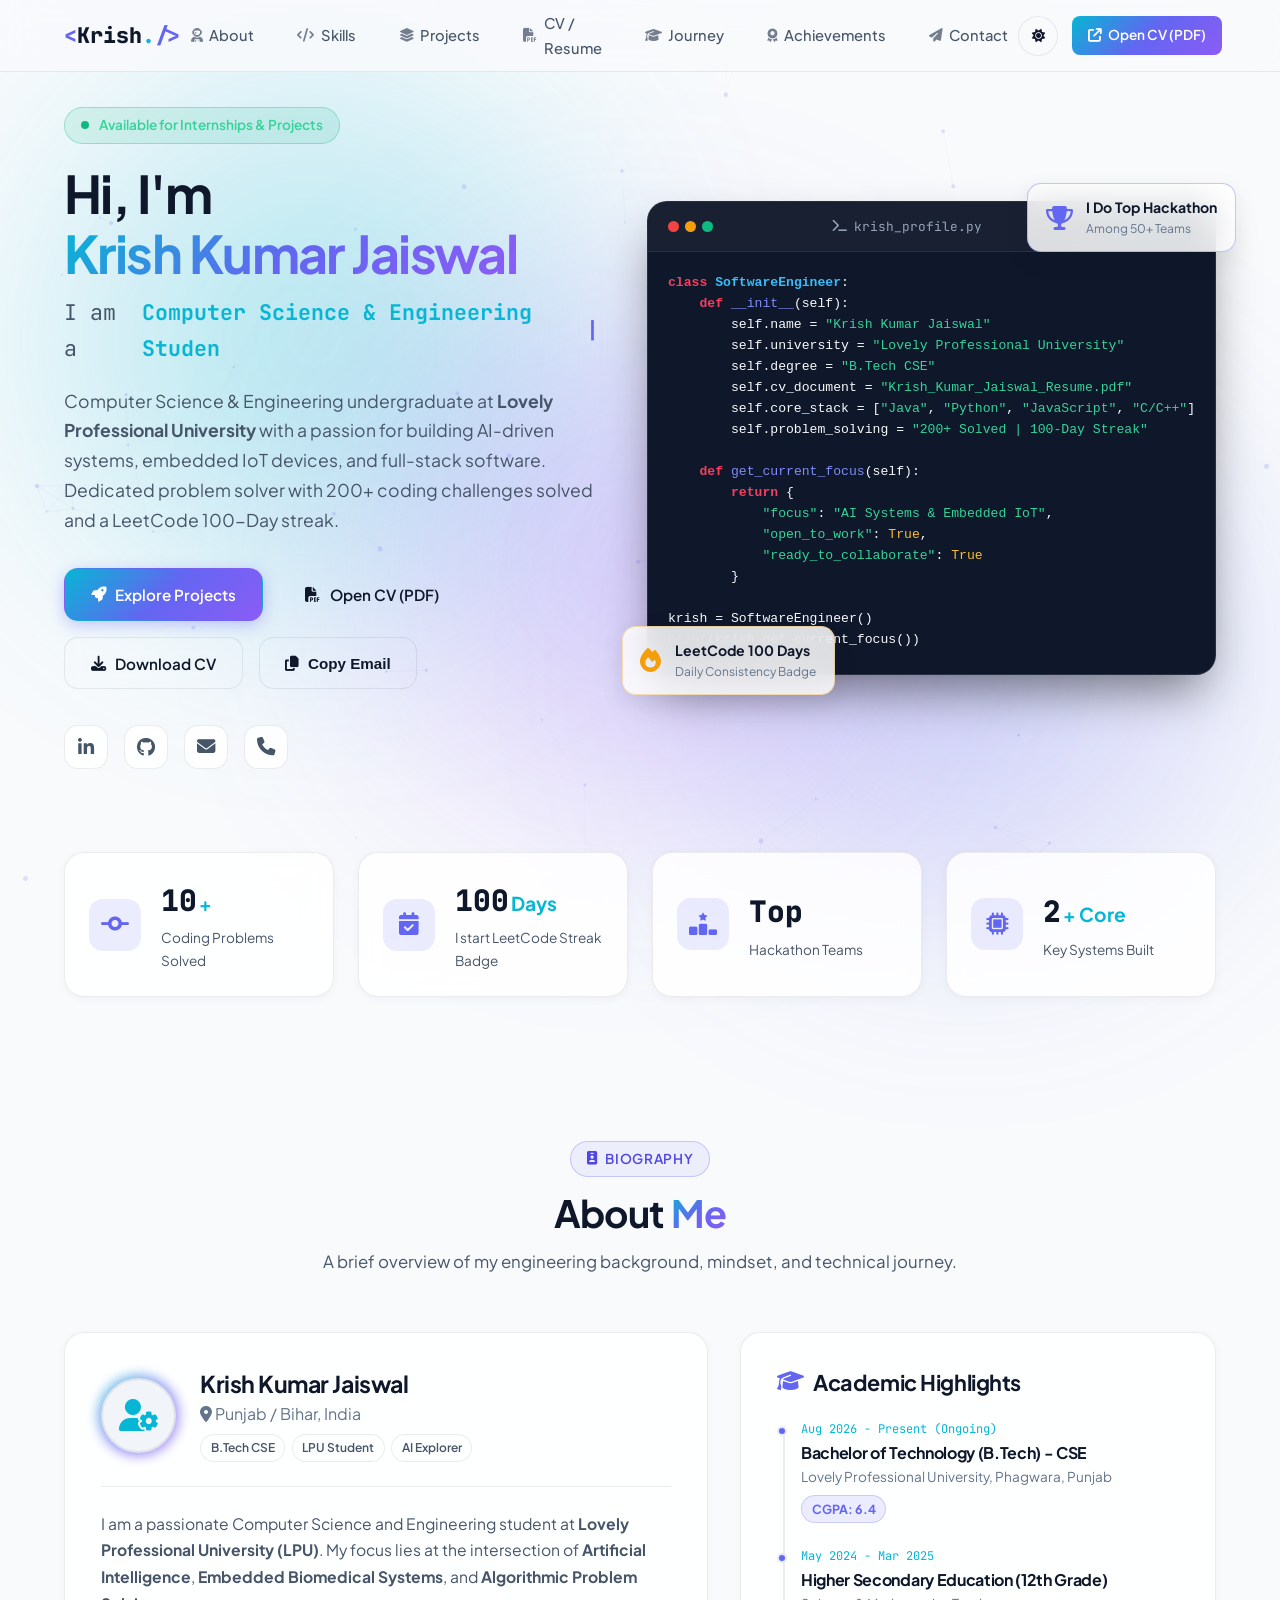
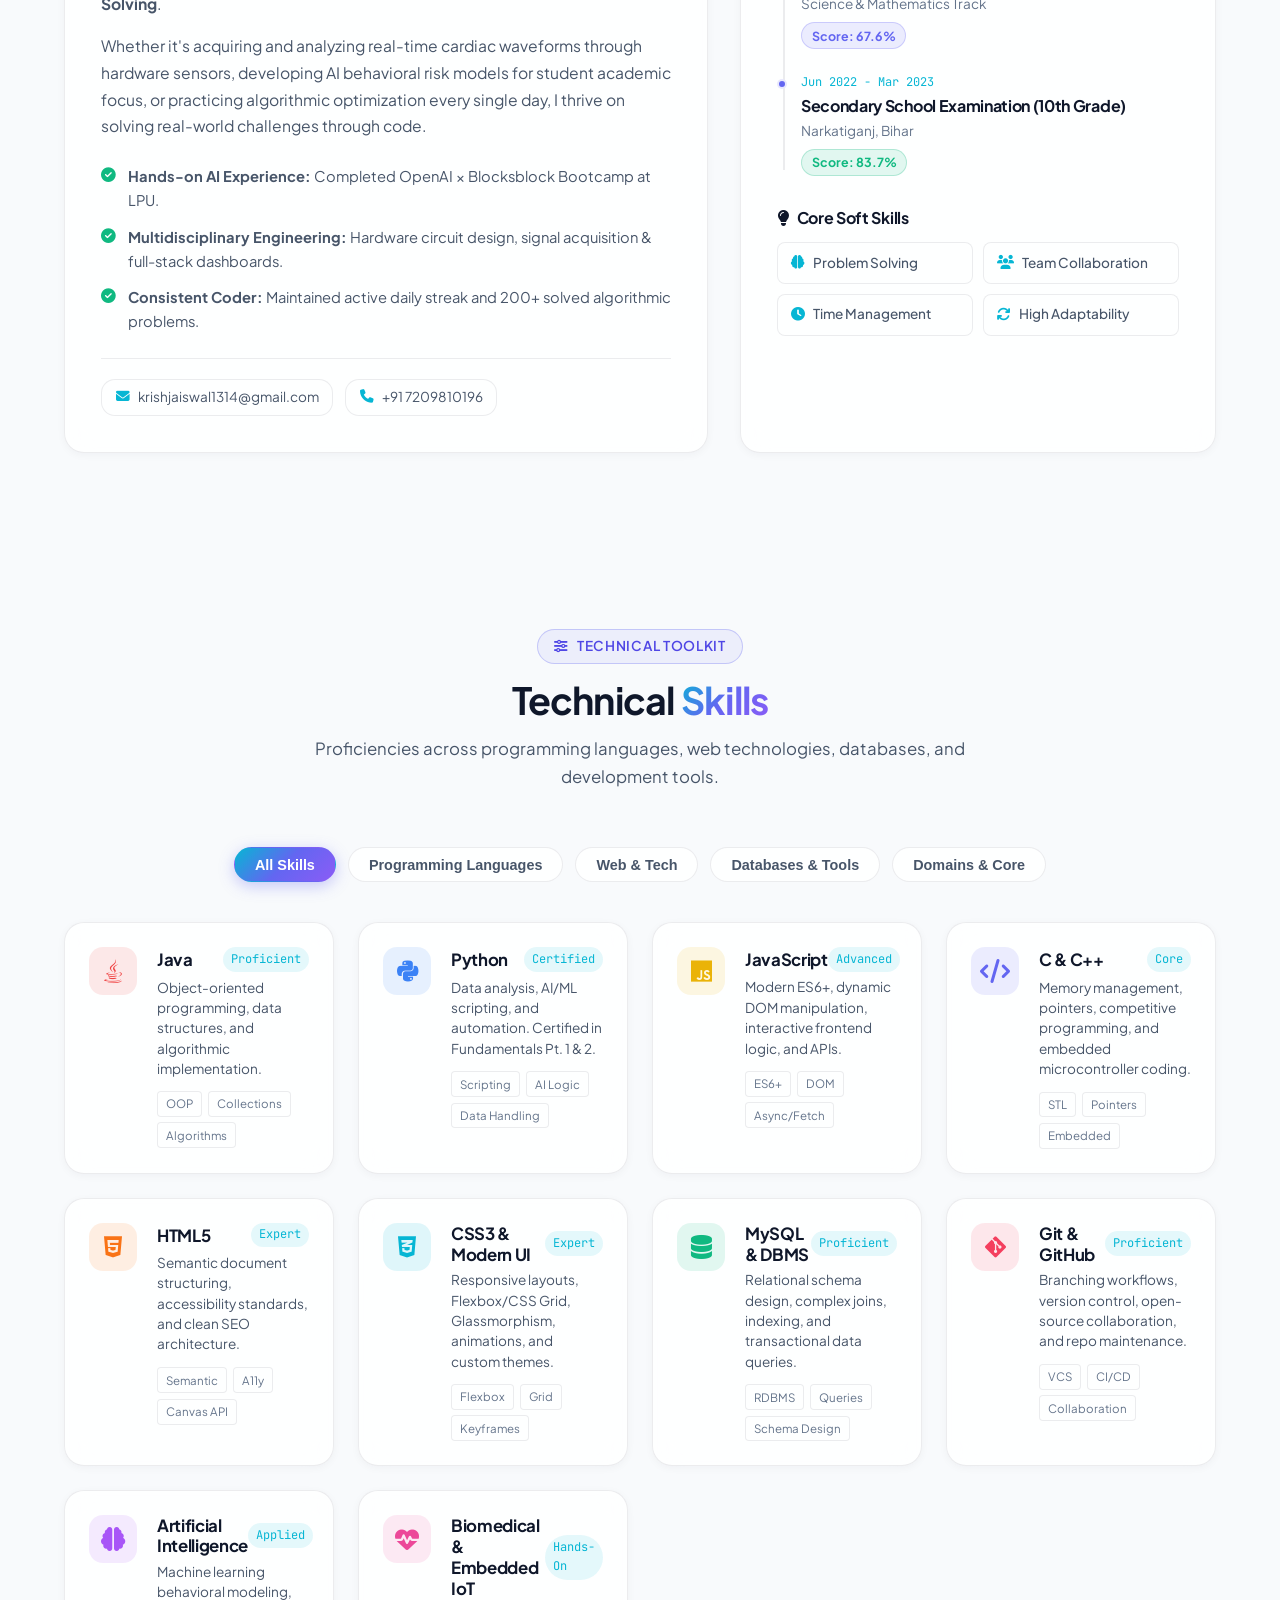
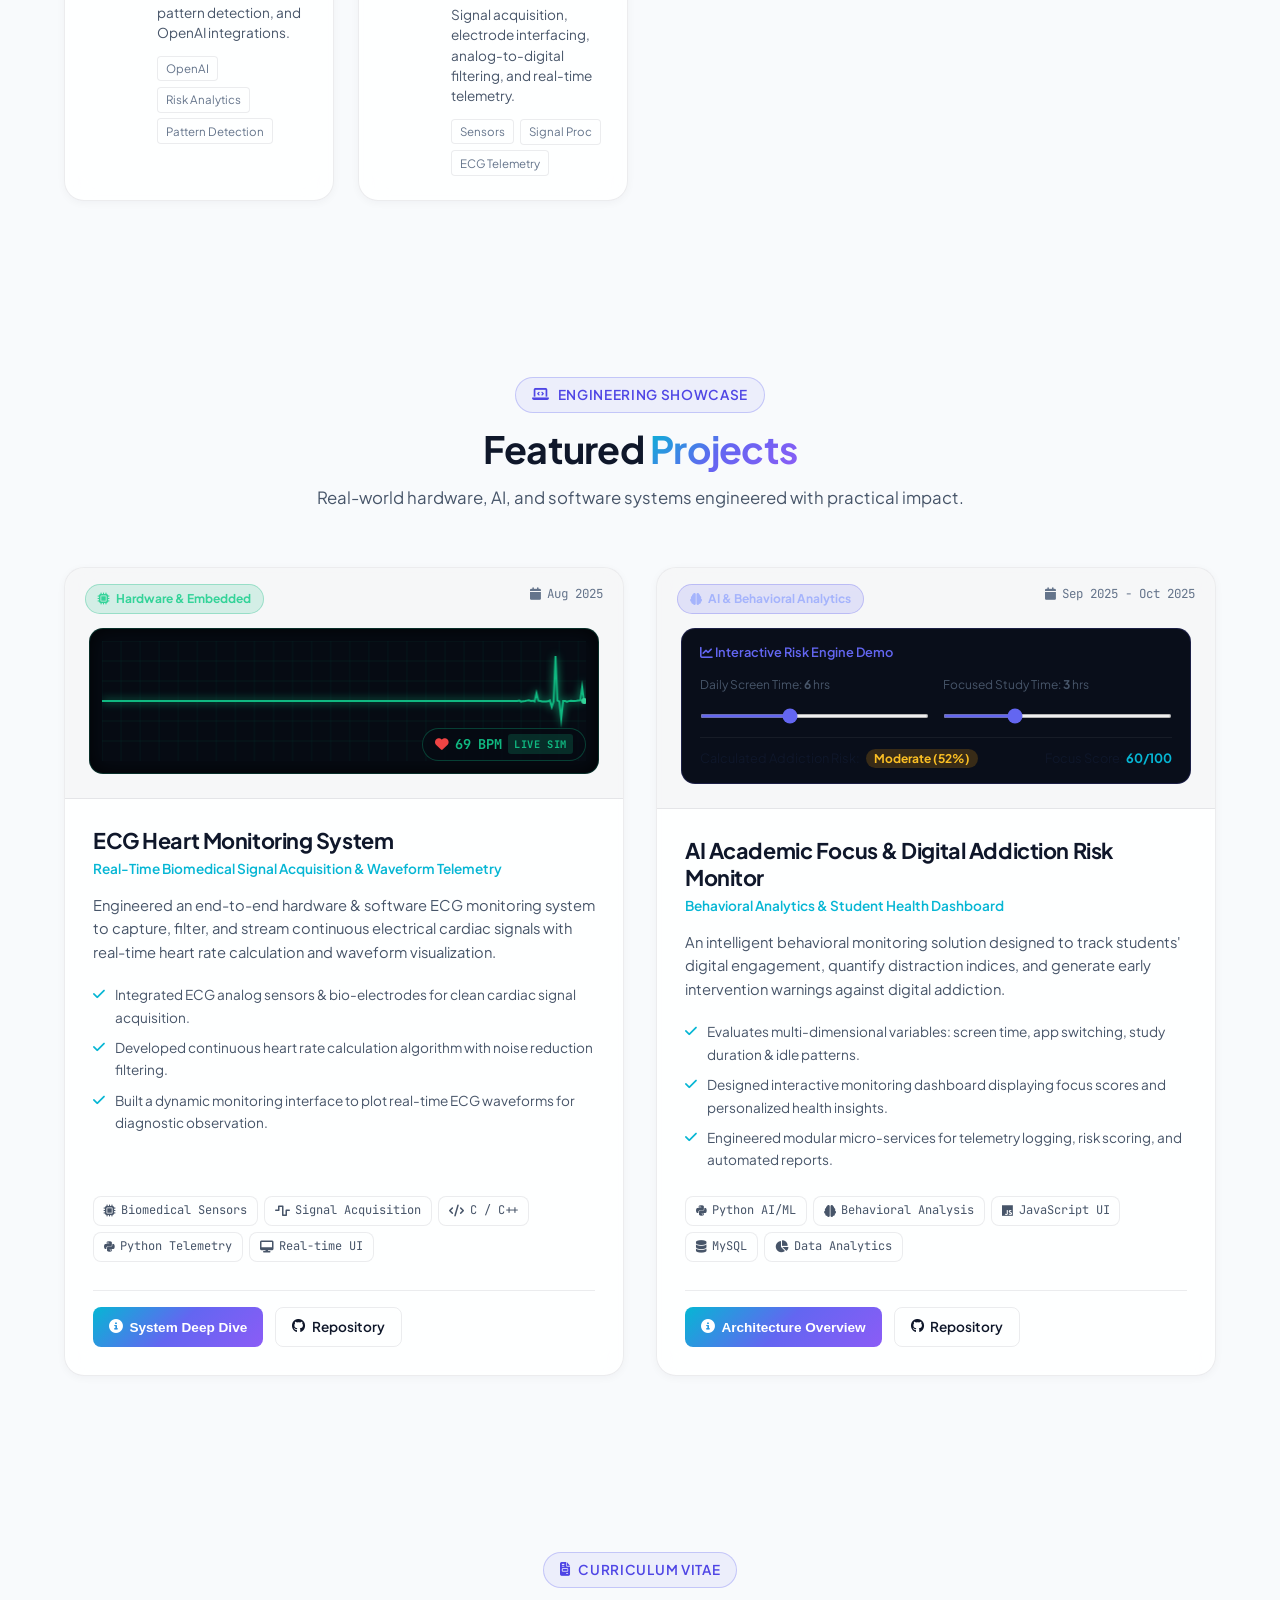
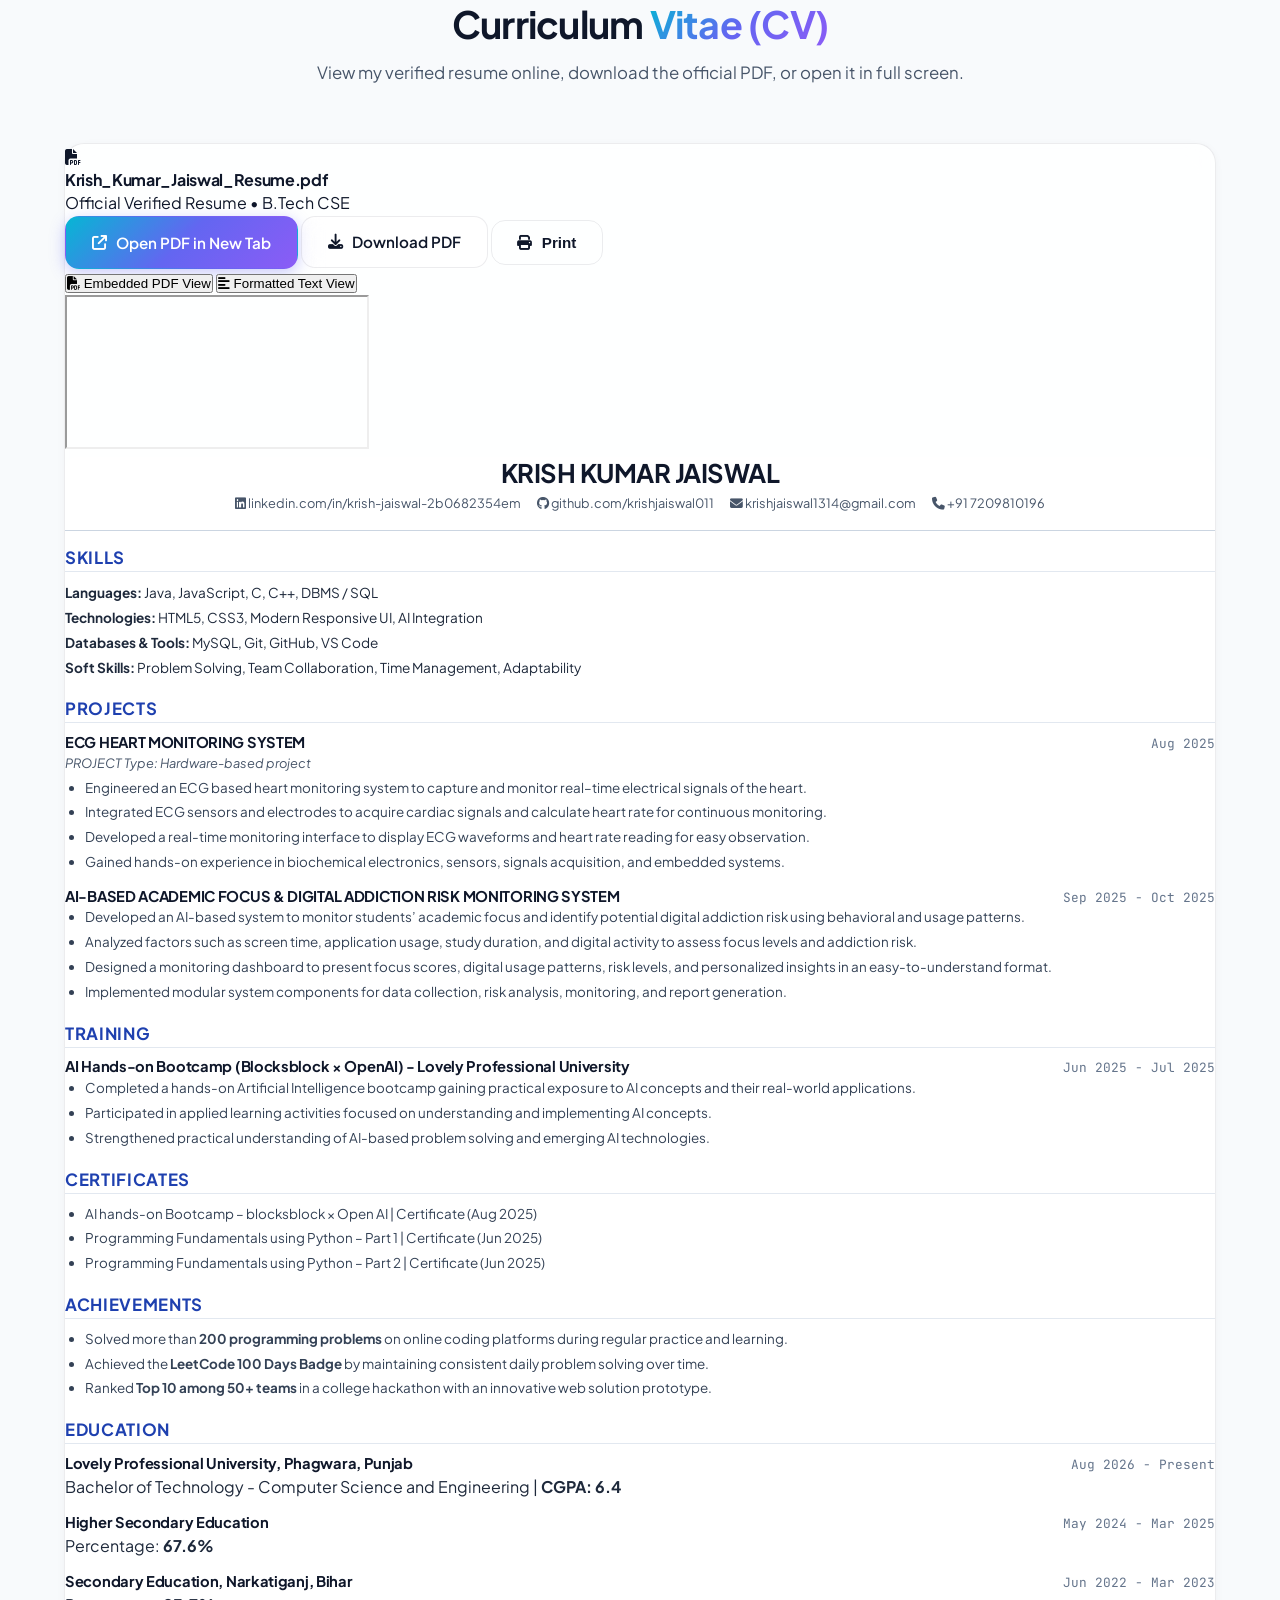
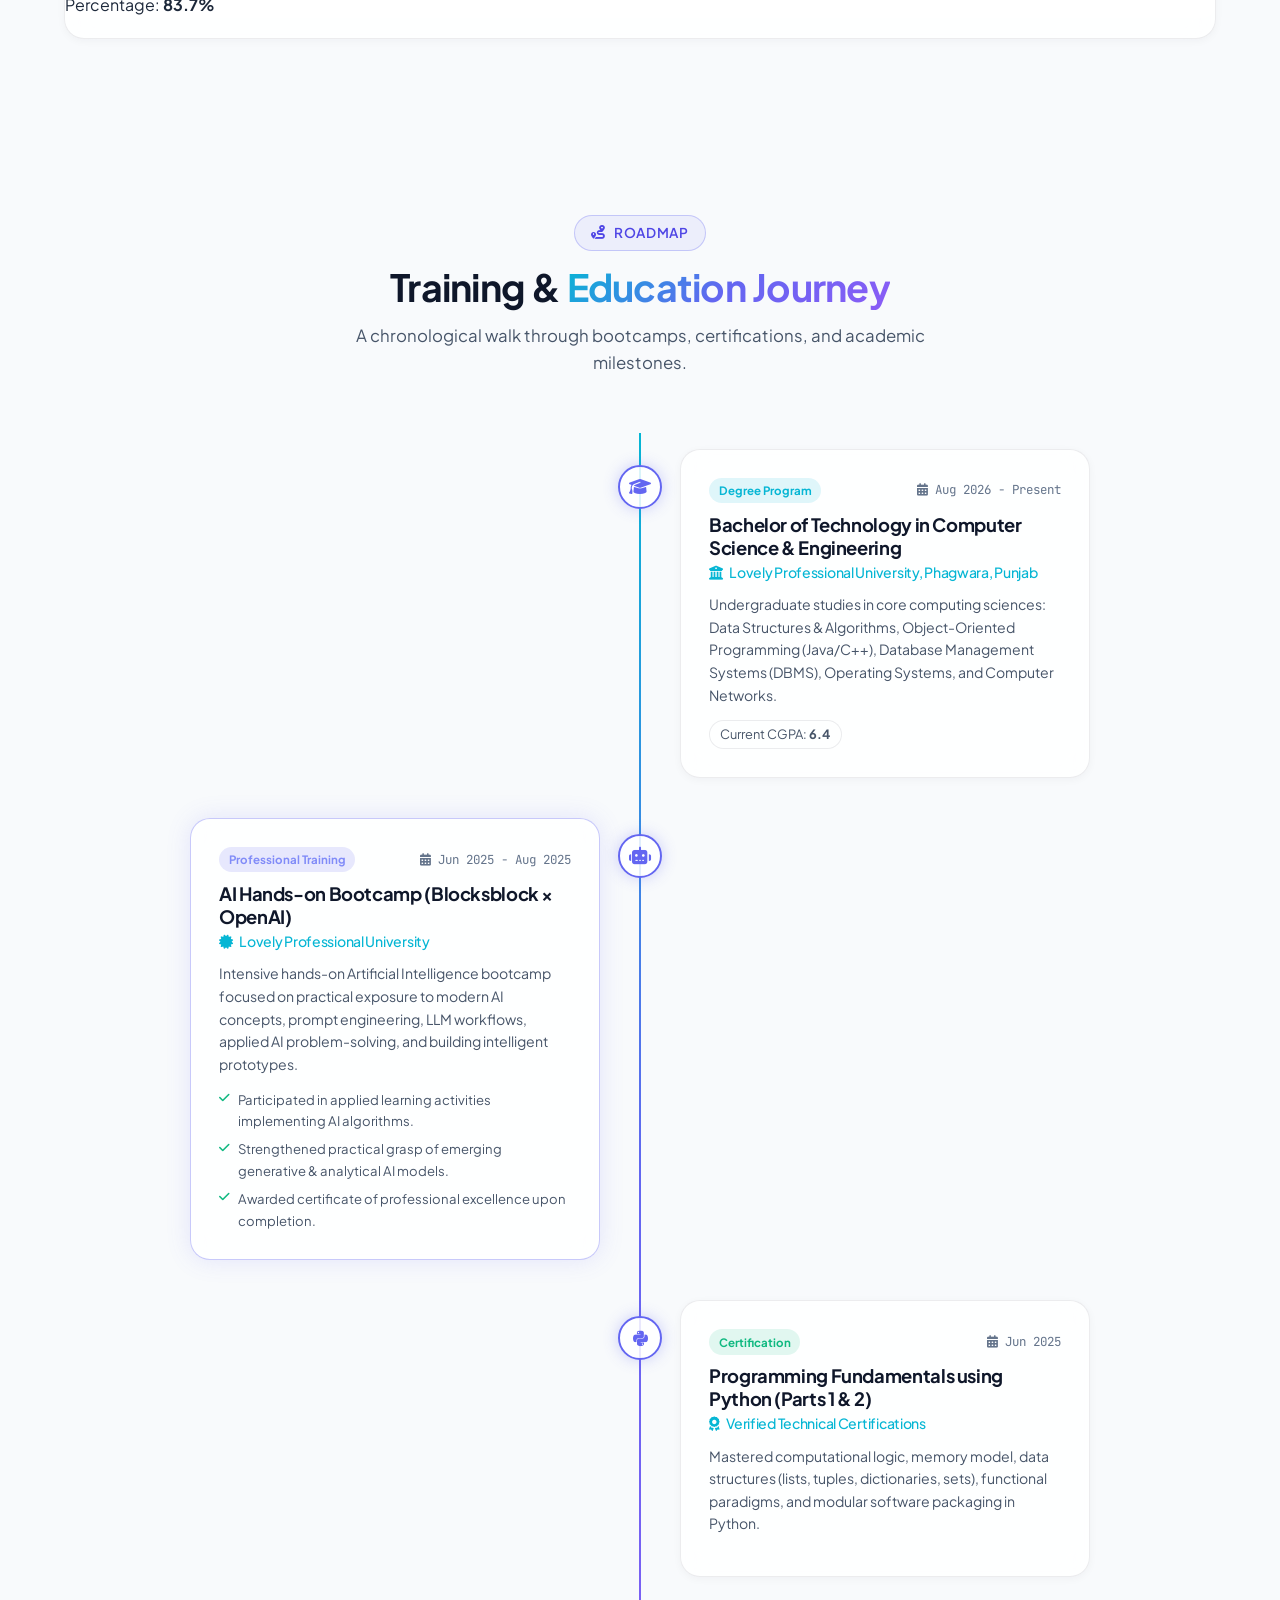
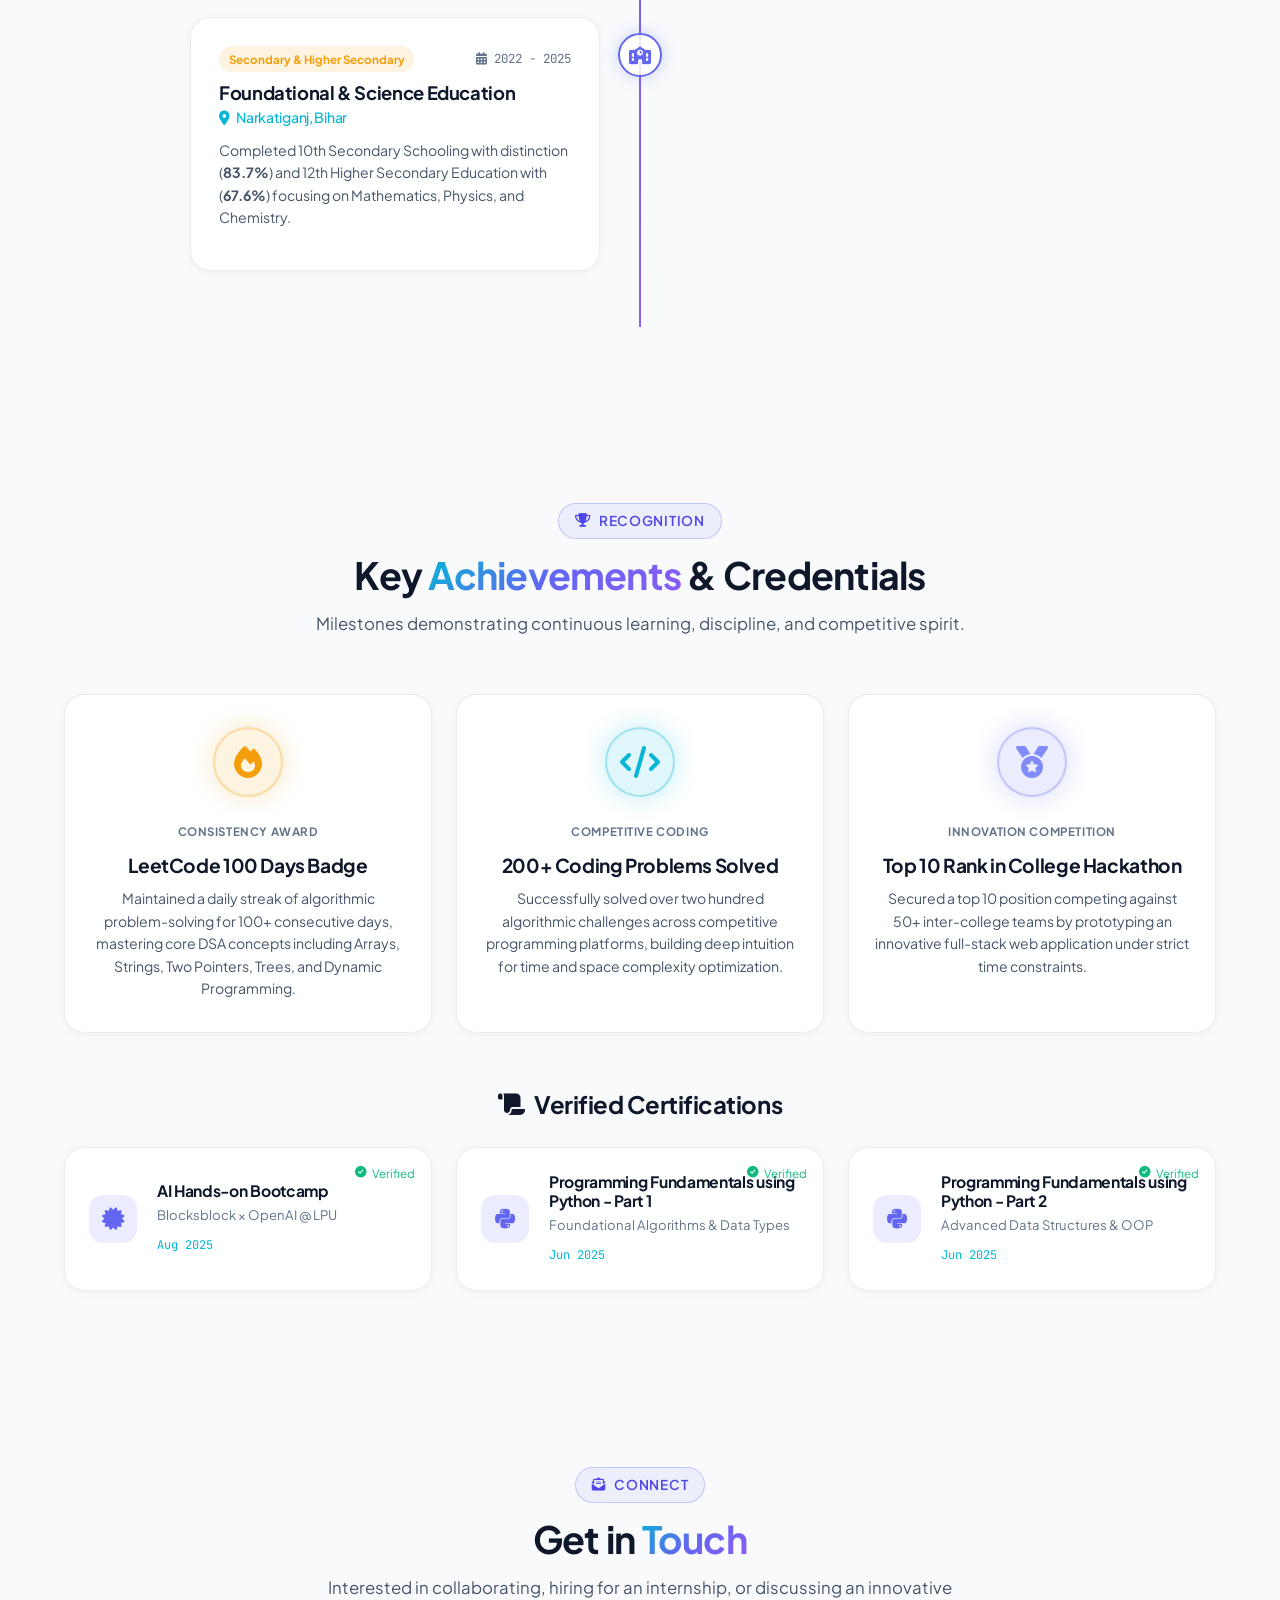
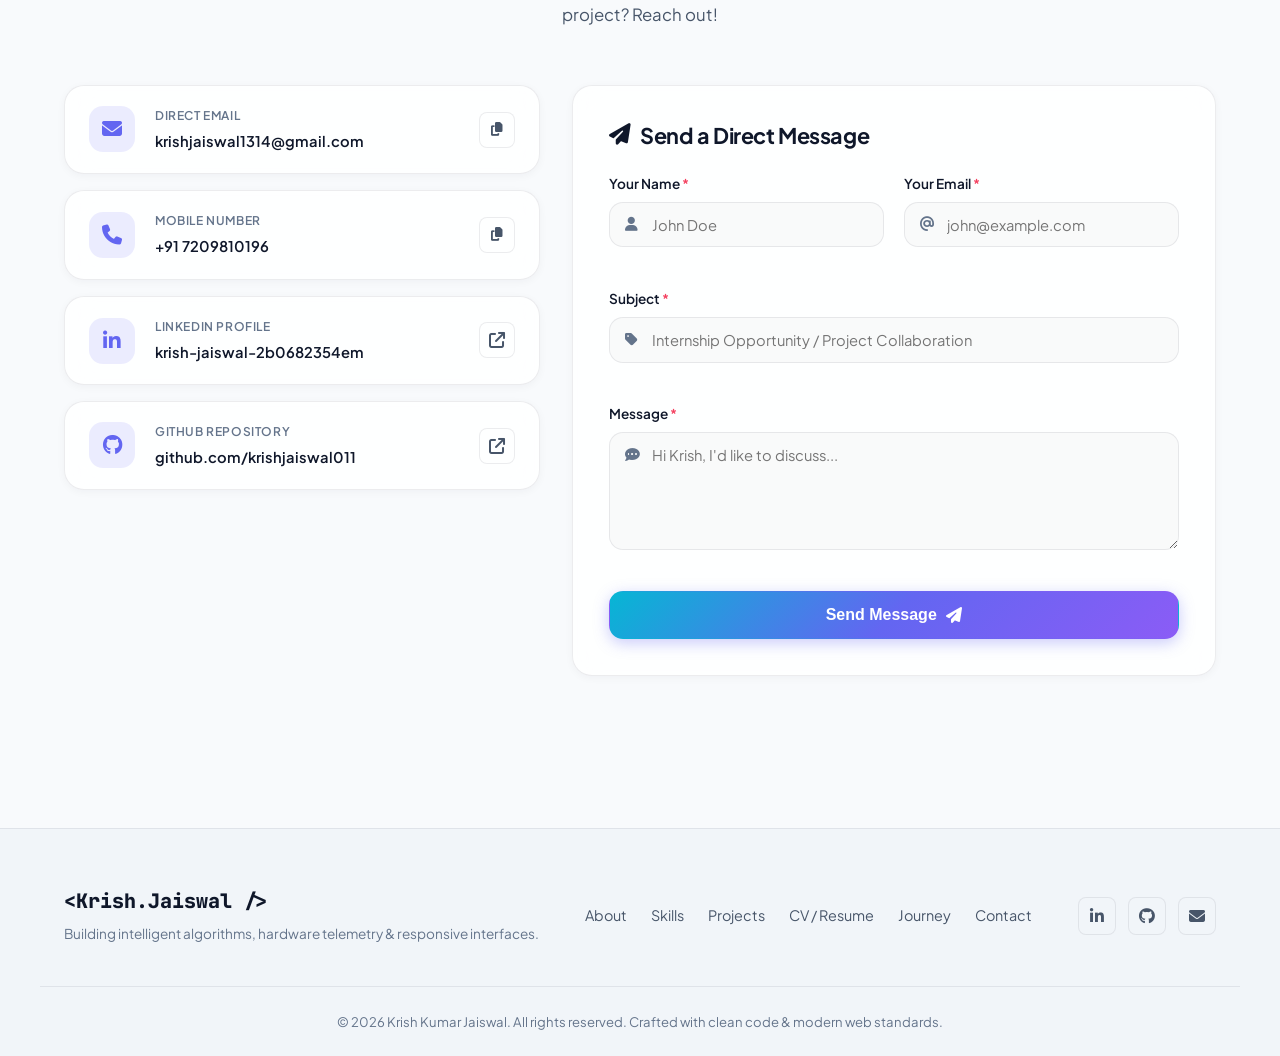
<file: index.html>
<!DOCTYPE html>
<html lang="en" data-theme="dark">
<head>
  <meta charset="UTF-8">
  <meta name="viewport" content="width=device-width, initial-scale=1.0">
  <title>Krish Kumar Jaiswal | Computer Science Engineer & AI Developer Portfolio</title>
  
  <!-- SEO & Social Meta Tags -->
  <meta name="description" content="Portfolio of Krish Kumar Jaiswal - Computer Science and Engineering student at Lovely Professional University. AI, Embedded Systems, Full-Stack, and Competitive Programmer with 200+ problems solved and LeetCode 100-Day badge.">
  <meta name="keywords" content="Krish Kumar Jaiswal, Portfolio, Resume, CV, Computer Science, AI Developer, Lovely Professional University, ECG Heart Monitoring, LeetCode, Software Engineer">
  <meta name="author" content="Krish Kumar Jaiswal">
  
  <!-- Open Graph -->
  <meta property="og:title" content="Krish Kumar Jaiswal | Software Engineer & AI Developer">
  <meta property="og:description" content="Explore projects, skills, CV/Resume PDF, certifications, and achievements of Krish Kumar Jaiswal.">
  <meta property="og:type" content="website">

  <!-- Google Fonts: Plus Jakarta Sans & JetBrains Mono -->
  <link rel="preconnect" href="https://fonts.googleapis.com">
  <link rel="preconnect" href="https://fonts.gstatic.com" crossorigin>
  <link href="https://fonts.googleapis.com/css2?family=JetBrains+Mono:wght@400;500;700&family=Plus+Jakarta+Sans:wght@300;400;500;600;700;800&display=swap" rel="stylesheet">
  
  <!-- FontAwesome for clean modern icons -->
  <link rel="stylesheet" href="https://cdnjs.cloudflare.com/ajax/libs/font-awesome/6.5.1/css/all.min.css">

  <!-- Custom CSS -->
  <link rel="stylesheet" href="styles.css">
</head>
<body>
  <!-- Scroll Progress Indicator -->
  <div id="scroll-progress" class="scroll-progress-bar"></div>

  <!-- Background Interactive Particles Canvas -->
  <canvas id="bg-canvas"></canvas>
  <div class="bg-glow-orb orb-1"></div>
  <div class="bg-glow-orb orb-2"></div>
  <div class="bg-glow-orb orb-3"></div>

  <!-- Navigation Bar -->
  <header class="navbar" id="navbar">
    <div class="nav-container">
      <a href="#hero" class="nav-brand">
        <span class="brand-bracket">&lt;</span>
        <span class="brand-name">Krish</span>
        <span class="brand-dot">.</span>
        <span class="brand-bracket">/&gt;</span>
      </a>

      <nav class="nav-menu" id="nav-menu">
        <ul class="nav-list">
          <li class="nav-item"><a href="#about" class="nav-link"><i class="fa-solid fa-user-astronaut"></i> About</a></li>
          <li class="nav-item"><a href="#skills" class="nav-link"><i class="fa-solid fa-code"></i> Skills</a></li>
          <li class="nav-item"><a href="#projects" class="nav-link"><i class="fa-solid fa-layer-group"></i> Projects</a></li>
          <li class="nav-item"><a href="#cv" class="nav-link highlight-nav"><i class="fa-solid fa-file-pdf"></i> CV / Resume</a></li>
          <li class="nav-item"><a href="#timeline" class="nav-link"><i class="fa-solid fa-graduation-cap"></i> Journey</a></li>
          <li class="nav-item"><a href="#achievements" class="nav-link"><i class="fa-solid fa-award"></i> Achievements</a></li>
          <li class="nav-item"><a href="#contact" class="nav-link"><i class="fa-solid fa-paper-plane"></i> Contact</a></li>
        </ul>
      </nav>

      <div class="nav-actions">
        <!-- Theme Toggle -->
        <button id="theme-toggle" class="theme-toggle-btn" aria-label="Toggle Theme" title="Toggle Theme">
          <i class="fa-solid fa-moon moon-icon"></i>
          <i class="fa-solid fa-sun sun-icon"></i>
        </button>

        <!-- Direct PDF Open Button -->
        <a href="Krish_Kumar_Jaiswal_Resume.pdf" target="_blank" class="btn btn-primary-sm cv-quick-btn" title="Open CV PDF in new tab">
          <i class="fa-solid fa-arrow-up-right-from-square"></i>
          <span>Open CV (PDF)</span>
        </a>

        <!-- Mobile Hamburger Toggle -->
        <button class="nav-toggle" id="nav-toggle" aria-label="Toggle Navigation">
          <span></span>
          <span></span>
          <span></span>
        </button>
      </div>
    </div>
  </header>

  <!-- Main Content -->
  <main>
    <!-- HERO SECTION -->
    <section id="hero" class="hero-section">
      <div class="container hero-container">
        <div class="hero-content">
          <div class="status-badge">
            <span class="status-dot pulse"></span>
            <span>Available for Internships & Projects</span>
          </div>

          <h1 class="hero-title">
            Hi, I'm <span class="gradient-text">Krish Kumar Jaiswal</span>
          </h1>

          <div class="typewriter-wrapper">
            <span class="typewriter-prefix">I am a </span>
            <span id="typewriter-text" class="typewriter-text"></span>
            <span class="typewriter-cursor">|</span>
          </div>

          <p class="hero-description">
            Computer Science & Engineering undergraduate at <strong>Lovely Professional University</strong> with a passion for building AI-driven systems, embedded IoT devices, and full-stack software. Dedicated problem solver with 200+ coding challenges solved and a LeetCode 100-Day streak.
          </p>

          <!-- Quick Connect Buttons & Badges -->
          <div class="hero-cta-group">
            <a href="#projects" class="btn btn-primary">
              <i class="fa-solid fa-rocket"></i> Explore Projects
            </a>
            
            <!-- Direct CV Action Buttons -->
            <a href="Krish_Kumar_Jaiswal_Resume.pdf" target="_blank" class="btn btn-accent-glow" id="hero-open-cv-pdf">
              <i class="fa-solid fa-file-pdf"></i> Open CV (PDF)
            </a>

            <a href="Krish_Kumar_Jaiswal_Resume.pdf" download="Krish_Kumar_Jaiswal_Resume.pdf" class="btn btn-glass" title="Download CV PDF">
              <i class="fa-solid fa-download"></i> Download CV
            </a>

            <button class="btn btn-outline" id="quick-copy-email-hero" title="Click to copy email">
              <i class="fa-solid fa-copy"></i> Copy Email
            </button>
          </div>

          <!-- Social Links -->
          <div class="social-links-bar">
            <a href="https://www.linkedin.com/in/krish-jaiswal-2b0682354em/" target="_blank" rel="noopener noreferrer" class="social-link" title="LinkedIn Profile">
              <i class="fa-brands fa-linkedin-in"></i>
            </a>
            <a href="https://github.com/krishjaiswal011" target="_blank" rel="noopener noreferrer" class="social-link" title="GitHub Profile">
              <i class="fa-brands fa-github"></i>
            </a>
            <a href="mailto:krishjaiswal1314@gmail.com" class="social-link" title="Send Email">
              <i class="fa-solid fa-envelope"></i>
            </a>
            <a href="tel:+917209810196" class="social-link" title="Call Mobile">
              <i class="fa-solid fa-phone"></i>
            </a>
          </div>
        </div>

        <!-- Hero Visual / Floating Tech Card -->
        <div class="hero-visual">
          <div class="code-card glass-panel">
            <div class="code-card-header">
              <div class="window-dots">
                <span class="dot red"></span>
                <span class="dot yellow"></span>
                <span class="dot green"></span>
              </div>
              <span class="code-card-title"><i class="fa-solid fa-terminal"></i> krish_profile.py</span>
              <span class="code-card-tag">Python 3.11</span>
            </div>
            <div class="code-card-body">
              <pre><code><span class="keyword">class</span> <span class="class-name">SoftwareEngineer</span>:
    <span class="keyword">def</span> <span class="function">__init__</span>(self):
        self.name = <span class="string">"Krish Kumar Jaiswal"</span>
        self.university = <span class="string">"Lovely Professional University"</span>
        self.degree = <span class="string">"B.Tech CSE"</span>
        self.cv_document = <span class="string">"Krish_Kumar_Jaiswal_Resume.pdf"</span>
        self.core_stack = [<span class="string">"Java"</span>, <span class="string">"Python"</span>, <span class="string">"JavaScript"</span>, <span class="string">"C/C++"</span>]
        self.problem_solving = <span class="string">"200+ Solved | 100-Day Streak"</span>

    <span class="keyword">def</span> <span class="function">get_current_focus</span>(self):
        <span class="keyword">return</span> {
            <span class="string">"focus"</span>: <span class="string">"AI Systems & Embedded IoT"</span>,
            <span class="string">"open_to_work"</span>: <span class="boolean">True</span>,
            <span class="string">"ready_to_collaborate"</span>: <span class="boolean">True</span>
        }

krish = SoftwareEngineer()
<span class="function">print</span>(krish.get_current_focus())</code></pre>
            </div>
          </div>

          <!-- Floating Micro Badges -->
          <div class="floating-badge badge-leetcode">
            <i class="fa-solid fa-fire"></i>
            <div>
              <span class="badge-title">LeetCode 100 Days</span>
              <span class="badge-subtitle">Daily Consistency Badge</span>
            </div>
          </div>

          <div class="floating-badge badge-hackathon">
            <i class="fa-solid fa-trophy"></i>
            <div>
              <span class="badge-title">I Do Top Hackathon</span>
              <span class="badge-subtitle">Among 50+ Teams</span>
            </div>
          </div>
        </div>
      </div>
    </section>

    <!-- KEY STATS SECTION -->
    <section class="stats-section">
      <div class="container">
        <div class="stats-grid">
          <div class="stat-card glass-panel">
            <div class="stat-icon"><i class="fa-solid fa-code-commit"></i></div>
            <div class="stat-info">
              <div class="stat-num-wrapper"><span class="stat-number" data-target="10">0</span><span class="stat-plus">+</span></div>
              <p class="stat-label">Coding Problems Solved</p>
            </div>
          </div>

          <div class="stat-card glass-panel">
            <div class="stat-icon"><i class="fa-solid fa-calendar-check"></i></div>
            <div class="stat-info">
              <div class="stat-num-wrapper"><span class="stat-number" data-target="100">0</span><span class="stat-plus"> Days</span></div>
              <p class="stat-label">I start LeetCode Streak Badge</p>
            </div>
          </div>

          <div class="stat-card glass-panel">
            <div class="stat-icon"><i class="fa-solid fa-ranking-star"></i></div>
            <div class="stat-info">
              <div class="stat-num-wrapper"><span class="stat-number-static">Top</span></div>
              <p class="stat-label">Hackathon Teams</p>
            </div>
          </div>

          <div class="stat-card glass-panel">
            <div class="stat-icon"><i class="fa-solid fa-microchip"></i></div>
            <div class="stat-info">
              <div class="stat-num-wrapper"><span class="stat-number" data-target="2">0</span><span class="stat-plus">+ Core</span></div>
              <p class="stat-label">Key Systems Built</p>
            </div>
          </div>
        </div>
      </div>
    </section>

    <!-- ABOUT SECTION -->
    <section id="about" class="about-section section-padding">
      <div class="container">
        <div class="section-header text-center">
          <span class="section-badge"><i class="fa-solid fa-id-badge"></i> Biography</span>
          <h2 class="section-title">About <span class="gradient-text">Me</span></h2>
          <p class="section-subtitle">A brief overview of my engineering background, mindset, and technical journey.</p>
        </div>

        <div class="about-grid">
          <div class="about-card glass-panel">
            <div class="about-header">
              <div class="avatar-container">
                <div class="avatar-glow"></div>
                <div class="avatar-placeholder">
                  <i class="fa-solid fa-user-gear"></i>
                </div>
              </div>
              <div class="about-title-info">
                <h3>Krish Kumar Jaiswal</h3>
                <p class="text-muted"><i class="fa-solid fa-location-dot"></i> Punjab / Bihar, India</p>
                <div class="about-tags">
                  <span class="tag">B.Tech CSE</span>
                  <span class="tag">LPU Student</span>
                  <span class="tag">AI Explorer</span>
                </div>
              </div>
            </div>

            <div class="about-body">
              <p>
                I am a passionate Computer Science and Engineering student at <strong>Lovely Professional University (LPU)</strong>. My focus lies at the intersection of <strong>Artificial Intelligence</strong>, <strong>Embedded Biomedical Systems</strong>, and <strong>Algorithmic Problem Solving</strong>.
              </p>
              <p>
                Whether it's acquiring and analyzing real-time cardiac waveforms through hardware sensors, developing AI behavioral risk models for student academic focus, or practicing algorithmic optimization every single day, I thrive on solving real-world challenges through code.
              </p>
              
              <div class="highlights-list">
                <div class="highlight-item">
                  <i class="fa-solid fa-circle-check"></i>
                  <span><strong>Hands-on AI Experience:</strong> Completed OpenAI × Blocksblock Bootcamp at LPU.</span>
                </div>
                <div class="highlight-item">
                  <i class="fa-solid fa-circle-check"></i>
                  <span><strong>Multidisciplinary Engineering:</strong> Hardware circuit design, signal acquisition & full-stack dashboards.</span>
                </div>
                <div class="highlight-item">
                  <i class="fa-solid fa-circle-check"></i>
                  <span><strong>Consistent Coder:</strong> Maintained active daily streak and 200+ solved algorithmic problems.</span>
                </div>
              </div>
            </div>

            <div class="about-footer">
              <div class="contact-pill-list">
                <div class="contact-pill">
                  <i class="fa-solid fa-envelope"></i>
                  <span>krishjaiswal1314@gmail.com</span>
                </div>
                <div class="contact-pill">
                  <i class="fa-solid fa-phone"></i>
                  <span>+91 7209810196</span>
                </div>
              </div>
            </div>
          </div>

          <!-- Academic Snapshot Card -->
          <div class="academic-card glass-panel">
            <h3 class="card-heading"><i class="fa-solid fa-graduation-cap"></i> Academic Highlights</h3>
            
            <div class="academic-timeline">
              <div class="academic-item">
                <div class="academic-dot"></div>
                <div class="academic-content">
                  <span class="academic-year">Aug 2026 - Present (Ongoing)</span>
                  <h4>Bachelor of Technology (B.Tech) - CSE</h4>
                  <p class="academic-inst">Lovely Professional University, Phagwara, Punjab</p>
                  <span class="grade-badge">CGPA: 6.4</span>
                </div>
              </div>

              <div class="academic-item">
                <div class="academic-dot"></div>
                <div class="academic-content">
                  <span class="academic-year">May 2024 - Mar 2025</span>
                  <h4>Higher Secondary Education (12th Grade)</h4>
                  <p class="academic-inst">Science & Mathematics Track</p>
                  <span class="grade-badge">Score: 67.6%</span>
                </div>
              </div>

              <div class="academic-item">
                <div class="academic-dot"></div>
                <div class="academic-content">
                  <span class="academic-year">Jun 2022 - Mar 2023</span>
                  <h4>Secondary School Examination (10th Grade)</h4>
                  <p class="academic-inst">Narkatiganj, Bihar</p>
                  <span class="grade-badge highlight">Score: 83.7%</span>
                </div>
              </div>
            </div>

            <div class="soft-skills-container">
              <h4 class="sub-heading"><i class="fa-solid fa-lightbulb"></i> Core Soft Skills</h4>
              <div class="soft-skills-grid">
                <div class="soft-pill"><i class="fa-solid fa-brain"></i> Problem Solving</div>
                <div class="soft-pill"><i class="fa-solid fa-users"></i> Team Collaboration</div>
                <div class="soft-pill"><i class="fa-solid fa-clock"></i> Time Management</div>
                <div class="soft-pill"><i class="fa-solid fa-arrows-rotate"></i> High Adaptability</div>
              </div>
            </div>
          </div>
        </div>
      </div>
    </section>

    <!-- SKILLS SECTION -->
    <section id="skills" class="skills-section section-padding">
      <div class="container">
        <div class="section-header text-center">
          <span class="section-badge"><i class="fa-solid fa-sliders"></i> Technical Toolkit</span>
          <h2 class="section-title">Technical <span class="gradient-text">Skills</span></h2>
          <p class="section-subtitle">Proficiencies across programming languages, web technologies, databases, and development tools.</p>
        </div>

        <!-- Skills Filter Tabs -->
        <div class="skills-filter-tabs">
          <button class="filter-tab active" data-filter="all">All Skills</button>
          <button class="filter-tab" data-filter="languages">Programming Languages</button>
          <button class="filter-tab" data-filter="web">Web & Tech</button>
          <button class="filter-tab" data-filter="tools">Databases & Tools</button>
          <button class="filter-tab" data-filter="domains">Domains & Core</button>
        </div>

        <!-- Skills Grid -->
        <div class="skills-grid" id="skills-grid">
          <!-- Programming Languages -->
          <div class="skill-card glass-panel" data-category="languages">
            <div class="skill-icon-wrap java-icon">
              <i class="fa-brands fa-java"></i>
            </div>
            <div class="skill-details">
              <div class="skill-info">
                <h4>Java</h4>
                <span class="skill-percent">Proficient</span>
              </div>
              <p class="skill-desc">Object-oriented programming, data structures, and algorithmic implementation.</p>
              <div class="skill-tags">
                <span>OOP</span>
                <span>Collections</span>
                <span>Algorithms</span>
              </div>
            </div>
          </div>

          <div class="skill-card glass-panel" data-category="languages">
            <div class="skill-icon-wrap python-icon">
              <i class="fa-brands fa-python"></i>
            </div>
            <div class="skill-details">
              <div class="skill-info">
                <h4>Python</h4>
                <span class="skill-percent">Certified</span>
              </div>
              <p class="skill-desc">Data analysis, AI/ML scripting, and automation. Certified in Fundamentals Pt. 1 & 2.</p>
              <div class="skill-tags">
                <span>Scripting</span>
                <span>AI Logic</span>
                <span>Data Handling</span>
              </div>
            </div>
          </div>

          <div class="skill-card glass-panel" data-category="languages">
            <div class="skill-icon-wrap js-icon">
              <i class="fa-brands fa-js"></i>
            </div>
            <div class="skill-details">
              <div class="skill-info">
                <h4>JavaScript</h4>
                <span class="skill-percent">Advanced</span>
              </div>
              <p class="skill-desc">Modern ES6+, dynamic DOM manipulation, interactive frontend logic, and APIs.</p>
              <div class="skill-tags">
                <span>ES6+</span>
                <span>DOM</span>
                <span>Async/Fetch</span>
              </div>
            </div>
          </div>

          <div class="skill-card glass-panel" data-category="languages">
            <div class="skill-icon-wrap cpp-icon">
              <i class="fa-solid fa-code"></i>
            </div>
            <div class="skill-details">
              <div class="skill-info">
                <h4>C & C++</h4>
                <span class="skill-percent">Core</span>
              </div>
              <p class="skill-desc">Memory management, pointers, competitive programming, and embedded microcontroller coding.</p>
              <div class="skill-tags">
                <span>STL</span>
                <span>Pointers</span>
                <span>Embedded</span>
              </div>
            </div>
          </div>

          <!-- Web Technologies -->
          <div class="skill-card glass-panel" data-category="web">
            <div class="skill-icon-wrap html-icon">
              <i class="fa-brands fa-html5"></i>
            </div>
            <div class="skill-details">
              <div class="skill-info">
                <h4>HTML5</h4>
                <span class="skill-percent">Expert</span>
              </div>
              <p class="skill-desc">Semantic document structuring, accessibility standards, and clean SEO architecture.</p>
              <div class="skill-tags">
                <span>Semantic</span>
                <span>A11y</span>
                <span>Canvas API</span>
              </div>
            </div>
          </div>

          <div class="skill-card glass-panel" data-category="web">
            <div class="skill-icon-wrap css-icon">
              <i class="fa-brands fa-css3-alt"></i>
            </div>
            <div class="skill-details">
              <div class="skill-info">
                <h4>CSS3 & Modern UI</h4>
                <span class="skill-percent">Expert</span>
              </div>
              <p class="skill-desc">Responsive layouts, Flexbox/CSS Grid, Glassmorphism, animations, and custom themes.</p>
              <div class="skill-tags">
                <span>Flexbox</span>
                <span>Grid</span>
                <span>Keyframes</span>
              </div>
            </div>
          </div>

          <!-- Databases & Tools -->
          <div class="skill-card glass-panel" data-category="tools">
            <div class="skill-icon-wrap db-icon">
              <i class="fa-solid fa-database"></i>
            </div>
            <div class="skill-details">
              <div class="skill-info">
                <h4>MySQL & DBMS</h4>
                <span class="skill-percent">Proficient</span>
              </div>
              <p class="skill-desc">Relational schema design, complex joins, indexing, and transactional data queries.</p>
              <div class="skill-tags">
                <span>RDBMS</span>
                <span>Queries</span>
                <span>Schema Design</span>
              </div>
            </div>
          </div>

          <div class="skill-card glass-panel" data-category="tools">
            <div class="skill-icon-wrap git-icon">
              <i class="fa-brands fa-git-alt"></i>
            </div>
            <div class="skill-details">
              <div class="skill-info">
                <h4>Git & GitHub</h4>
                <span class="skill-percent">Proficient</span>
              </div>
              <p class="skill-desc">Branching workflows, version control, open-source collaboration, and repo maintenance.</p>
              <div class="skill-tags">
                <span>VCS</span>
                <span>CI/CD</span>
                <span>Collaboration</span>
              </div>
            </div>
          </div>

          <!-- Domains & Core -->
          <div class="skill-card glass-panel" data-category="domains">
            <div class="skill-icon-wrap ai-icon">
              <i class="fa-solid fa-brain"></i>
            </div>
            <div class="skill-details">
              <div class="skill-info">
                <h4>Artificial Intelligence</h4>
                <span class="skill-percent">Applied</span>
              </div>
              <p class="skill-desc">Machine learning behavioral modeling, pattern detection, and OpenAI integrations.</p>
              <div class="skill-tags">
                <span>OpenAI</span>
                <span>Risk Analytics</span>
                <span>Pattern Detection</span>
              </div>
            </div>
          </div>

          <div class="skill-card glass-panel" data-category="domains">
            <div class="skill-icon-wrap iot-icon">
              <i class="fa-solid fa-heart-pulse"></i>
            </div>
            <div class="skill-details">
              <div class="skill-info">
                <h4>Biomedical & Embedded IoT</h4>
                <span class="skill-percent">Hands-On</span>
              </div>
              <p class="skill-desc">Signal acquisition, electrode interfacing, analog-to-digital filtering, and real-time telemetry.</p>
              <div class="skill-tags">
                <span>Sensors</span>
                <span>Signal Proc</span>
                <span>ECG Telemetry</span>
              </div>
            </div>
          </div>
        </div>
      </div>
    </section>

    <!-- FEATURED PROJECTS SECTION -->
    <section id="projects" class="projects-section section-padding">
      <div class="container">
        <div class="section-header text-center">
          <span class="section-badge"><i class="fa-solid fa-laptop-code"></i> Engineering Showcase</span>
          <h2 class="section-title">Featured <span class="gradient-text">Projects</span></h2>
          <p class="section-subtitle">Real-world hardware, AI, and software systems engineered with practical impact.</p>
        </div>

        <div class="projects-grid">
          
          <!-- PROJECT 1: ECG Heart Monitoring System -->
          <div class="project-card glass-panel">
            <div class="project-banner hardware-banner">
              <div class="project-badge hardware"><i class="fa-solid fa-microchip"></i> Hardware & Embedded</div>
              <div class="project-date"><i class="fa-solid fa-calendar"></i> Aug 2025</div>
              
              <!-- Live Animated ECG Waveform Canvas -->
              <div class="ecg-visualizer-container">
                <canvas id="ecg-canvas" width="400" height="140"></canvas>
                <div class="ecg-bpm-pill">
                  <i class="fa-solid fa-heart beat-pulse"></i>
                  <span id="live-bpm">72</span> BPM <span class="live-tag">LIVE SIM</span>
                </div>
              </div>
            </div>

            <div class="project-content">
              <h3 class="project-title">ECG Heart Monitoring System</h3>
              <p class="project-subtitle">Real-Time Biomedical Signal Acquisition & Waveform Telemetry</p>
              
              <p class="project-description">
                Engineered an end-to-end hardware & software ECG monitoring system to capture, filter, and stream continuous electrical cardiac signals with real-time heart rate calculation and waveform visualization.
              </p>

              <div class="project-highlights">
                <div class="ph-item">
                  <i class="fa-solid fa-check"></i>
                  <span>Integrated ECG analog sensors & bio-electrodes for clean cardiac signal acquisition.</span>
                </div>
                <div class="ph-item">
                  <i class="fa-solid fa-check"></i>
                  <span>Developed continuous heart rate calculation algorithm with noise reduction filtering.</span>
                </div>
                <div class="ph-item">
                  <i class="fa-solid fa-check"></i>
                  <span>Built a dynamic monitoring interface to plot real-time ECG waveforms for diagnostic observation.</span>
                </div>
              </div>

              <div class="project-tech-stack">
                <span class="tech-tag"><i class="fa-solid fa-microchip"></i> Biomedical Sensors</span>
                <span class="tech-tag"><i class="fa-solid fa-wave-square"></i> Signal Acquisition</span>
                <span class="tech-tag"><i class="fa-solid fa-code"></i> C / C++</span>
                <span class="tech-tag"><i class="fa-brands fa-python"></i> Python Telemetry</span>
                <span class="tech-tag"><i class="fa-solid fa-desktop"></i> Real-time UI</span>
              </div>

              <div class="project-actions">
                <button class="btn btn-primary-sm open-project-modal" data-project="ecg">
                  <i class="fa-solid fa-circle-info"></i> System Deep Dive
                </button>
                <a href="https://github.com/krishjaiswal011" target="_blank" rel="noopener noreferrer" class="btn btn-outline-sm">
                  <i class="fa-brands fa-github"></i> Repository
                </a>
              </div>
            </div>
          </div>

          <!-- PROJECT 2: AI Academic Focus & Digital Addiction Risk Monitor -->
          <div class="project-card glass-panel">
            <div class="project-banner ai-banner">
              <div class="project-badge ai"><i class="fa-solid fa-brain"></i> AI & Behavioral Analytics</div>
              <div class="project-date"><i class="fa-solid fa-calendar"></i> Sep 2025 - Oct 2025</div>
              
              <!-- Interactive Mini Risk Score Calculator Widget -->
              <div class="ai-demo-widget">
                <div class="ai-widget-header">
                  <span><i class="fa-solid fa-chart-line"></i> Interactive Risk Engine Demo</span>
                </div>
                <div class="ai-widget-controls">
                  <div class="input-slider-group">
                    <label>Daily Screen Time: <strong id="val-screen">6</strong> hrs</label>
                    <input type="range" id="slider-screen" min="1" max="14" value="6">
                  </div>
                  <div class="input-slider-group">
                    <label>Focused Study Time: <strong id="val-study">3</strong> hrs</label>
                    <input type="range" id="slider-study" min="0" max="10" value="3">
                  </div>
                </div>
                <div class="ai-widget-result">
                  <div class="risk-gauge">
                    <span class="gauge-label">Calculated Addiction Risk:</span>
                    <span id="risk-score-badge" class="risk-score-badge medium">Moderate (48%)</span>
                  </div>
                  <div class="focus-index">
                    <span>Focus Score: <strong id="focus-score-val">65/100</strong></span>
                  </div>
                </div>
              </div>
            </div>

            <div class="project-content">
              <h3 class="project-title">AI Academic Focus & Digital Addiction Risk Monitor</h3>
              <p class="project-subtitle">Behavioral Analytics & Student Health Dashboard</p>
              
              <p class="project-description">
                An intelligent behavioral monitoring solution designed to track students' digital engagement, quantify distraction indices, and generate early intervention warnings against digital addiction.
              </p>

              <div class="project-highlights">
                <div class="ph-item">
                  <i class="fa-solid fa-check"></i>
                  <span>Evaluates multi-dimensional variables: screen time, app switching, study duration & idle patterns.</span>
                </div>
                <div class="ph-item">
                  <i class="fa-solid fa-check"></i>
                  <span>Designed interactive monitoring dashboard displaying focus scores and personalized health insights.</span>
                </div>
                <div class="ph-item">
                  <i class="fa-solid fa-check"></i>
                  <span>Engineered modular micro-services for telemetry logging, risk scoring, and automated reports.</span>
                </div>
              </div>

              <div class="project-tech-stack">
                <span class="tech-tag"><i class="fa-brands fa-python"></i> Python AI/ML</span>
                <span class="tech-tag"><i class="fa-solid fa-brain"></i> Behavioral Analysis</span>
                <span class="tech-tag"><i class="fa-brands fa-js"></i> JavaScript UI</span>
                <span class="tech-tag"><i class="fa-solid fa-database"></i> MySQL</span>
                <span class="tech-tag"><i class="fa-solid fa-chart-pie"></i> Data Analytics</span>
              </div>

              <div class="project-actions">
                <button class="btn btn-primary-sm open-project-modal" data-project="ai-monitor">
                  <i class="fa-solid fa-circle-info"></i> Architecture Overview
                </button>
                <a href="https://github.com/krishjaiswal011" target="_blank" rel="noopener noreferrer" class="btn btn-outline-sm">
                  <i class="fa-brands fa-github"></i> Repository
                </a>
              </div>
            </div>
          </div>

        </div>
      </div>
    </section>

    <!-- DEDICATED CV / RESUME SECTION -->
    <section id="cv" class="cv-section section-padding">
      <div class="container">
        <div class="section-header text-center">
          <span class="section-badge"><i class="fa-solid fa-file-invoice"></i> Curriculum Vitae</span>
          <h2 class="section-title">Curriculum <span class="gradient-text">Vitae (CV)</span></h2>
          <p class="section-subtitle">View my verified resume online, download the official PDF, or open it in full screen.</p>
        </div>

        <div class="cv-showcase-card glass-panel">
          <div class="cv-action-bar">
            <div class="cv-bar-left">
              <div class="cv-doc-info">
                <i class="fa-solid fa-file-pdf pdf-red-icon"></i>
                <div>
                  <h4 class="cv-doc-title">Krish_Kumar_Jaiswal_Resume.pdf</h4>
                  <span class="cv-doc-sub">Official Verified Resume • B.Tech CSE</span>
                </div>
              </div>
            </div>

            <div class="cv-bar-actions">
              <!-- Primary Open in New Tab -->
              <a href="Krish_Kumar_Jaiswal_Resume.pdf" target="_blank" class="btn btn-primary">
                <i class="fa-solid fa-arrow-up-right-from-square"></i> Open PDF in New Tab
              </a>

              <!-- Direct Download -->
              <a href="Krish_Kumar_Jaiswal_Resume.pdf" download="Krish_Kumar_Jaiswal_Resume.pdf" class="btn btn-glass">
                <i class="fa-solid fa-download"></i> Download PDF
              </a>

              <!-- Print Action -->
              <button class="btn btn-outline" id="print-cv-btn">
                <i class="fa-solid fa-print"></i> Print
              </button>
            </div>
          </div>

          <!-- Embedded PDF Viewer Frame / Web Document Viewer -->
          <div class="cv-viewer-container">
            <div class="cv-viewer-tabs">
              <button class="cv-tab-btn active" data-tab="pdf-view"><i class="fa-solid fa-file-pdf"></i> Embedded PDF View</button>
              <button class="cv-tab-btn" data-tab="web-view"><i class="fa-solid fa-align-left"></i> Formatted Text View</button>
            </div>

            <div class="cv-tab-pane active" id="pane-pdf-view">
              <iframe src="Krish_Kumar_Jaiswal_Resume.pdf" class="cv-iframe" title="Krish Kumar Jaiswal Resume PDF"></iframe>
            </div>

            <div class="cv-tab-pane" id="pane-web-view">
              <div class="printable-resume embedded-doc">
                <div class="resume-header">
                  <h2>KRISH KUMAR JAISWAL</h2>
                  <div class="resume-contact-bar">
                    <span><i class="fa-brands fa-linkedin"></i> linkedin.com/in/krish-jaiswal-2b0682354em</span>
                    <span><i class="fa-brands fa-github"></i> github.com/krishjaiswal011</span>
                    <span><i class="fa-solid fa-envelope"></i> krishjaiswal1314@gmail.com</span>
                    <span><i class="fa-solid fa-phone"></i> +91 7209810196</span>
                  </div>
                </div>

                <hr class="resume-divider">

                <div class="resume-section">
                  <h3>SKILLS</h3>
                  <ul class="resume-list">
                    <li><strong>Languages:</strong> Java, JavaScript, C, C++, DBMS / SQL</li>
                    <li><strong>Technologies:</strong> HTML5, CSS3, Modern Responsive UI, AI Integration</li>
                    <li><strong>Databases & Tools:</strong> MySQL, Git, GitHub, VS Code</li>
                    <li><strong>Soft Skills:</strong> Problem Solving, Team Collaboration, Time Management, Adaptability</li>
                  </ul>
                </div>

                <div class="resume-section">
                  <h3>PROJECTS</h3>
                  <div class="resume-item">
                    <div class="resume-item-row">
                      <h4>ECG HEART MONITORING SYSTEM</h4>
                      <span class="resume-date">Aug 2025</span>
                    </div>
                    <p class="resume-type"><em>PROJECT Type: Hardware-based project</em></p>
                    <ul class="resume-bullets">
                      <li>Engineered an ECG based heart monitoring system to capture and monitor real–time electrical signals of the heart.</li>
                      <li>Integrated ECG sensors and electrodes to acquire cardiac signals and calculate heart rate for continuous monitoring.</li>
                      <li>Developed a real-time monitoring interface to display ECG waveforms and heart rate reading for easy observation.</li>
                      <li>Gained hands-on experience in biochemical electronics, sensors, signals acquisition, and embedded systems.</li>
                    </ul>
                  </div>

                  <div class="resume-item">
                    <div class="resume-item-row">
                      <h4>AI-BASED ACADEMIC FOCUS & DIGITAL ADDICTION RISK MONITORING SYSTEM</h4>
                      <span class="resume-date">Sep 2025 - Oct 2025</span>
                    </div>
                    <ul class="resume-bullets">
                      <li>Developed an AI-based system to monitor students’ academic focus and identify potential digital addiction risk using behavioral and usage patterns.</li>
                      <li>Analyzed factors such as screen time, application usage, study duration, and digital activity to assess focus levels and addiction risk.</li>
                      <li>Designed a monitoring dashboard to present focus scores, digital usage patterns, risk levels, and personalized insights in an easy-to-understand format.</li>
                      <li>Implemented modular system components for data collection, risk analysis, monitoring, and report generation.</li>
                    </ul>
                  </div>
                </div>

                <div class="resume-section">
                  <h3>TRAINING</h3>
                  <div class="resume-item">
                    <div class="resume-item-row">
                      <h4>AI Hands-on Bootcamp (Blocksblock × OpenAI) - Lovely Professional University</h4>
                      <span class="resume-date">Jun 2025 - Jul 2025</span>
                    </div>
                    <ul class="resume-bullets">
                      <li>Completed a hands-on Artificial Intelligence bootcamp gaining practical exposure to AI concepts and their real-world applications.</li>
                      <li>Participated in applied learning activities focused on understanding and implementing AI concepts.</li>
                      <li>Strengthened practical understanding of AI-based problem solving and emerging AI technologies.</li>
                    </ul>
                  </div>
                </div>

                <div class="resume-section">
                  <h3>CERTIFICATES</h3>
                  <ul class="resume-bullets">
                    <li>AI hands-on Bootcamp – blocksblock × Open AI | Certificate (Aug 2025)</li>
                    <li>Programming Fundamentals using Python – Part 1 | Certificate (Jun 2025)</li>
                    <li>Programming Fundamentals using Python – Part 2 | Certificate (Jun 2025)</li>
                  </ul>
                </div>

                <div class="resume-section">
                  <h3>ACHIEVEMENTS</h3>
                  <ul class="resume-bullets">
                    <li>Solved more than <strong>200 programming problems</strong> on online coding platforms during regular practice and learning.</li>
                    <li>Achieved the <strong>LeetCode 100 Days Badge</strong> by maintaining consistent daily problem solving over time.</li>
                    <li>Ranked <strong>Top 10 among 50+ teams</strong> in a college hackathon with an innovative web solution prototype.</li>
                  </ul>
                </div>

                <div class="resume-section">
                  <h3>EDUCATION</h3>
                  <div class="resume-item">
                    <div class="resume-item-row">
                      <h4>Lovely Professional University, Phagwara, Punjab</h4>
                      <span class="resume-date">Aug 2026 - Present</span>
                    </div>
                    <p>Bachelor of Technology - Computer Science and Engineering | <strong>CGPA: 6.4</strong></p>
                  </div>
                  <div class="resume-item">
                    <div class="resume-item-row">
                      <h4>Higher Secondary Education</h4>
                      <span class="resume-date">May 2024 - Mar 2025</span>
                    </div>
                    <p>Percentage: <strong>67.6%</strong></p>
                  </div>
                  <div class="resume-item">
                    <div class="resume-item-row">
                      <h4>Secondary Education, Narkatiganj, Bihar</h4>
                      <span class="resume-date">Jun 2022 - Mar 2023</span>
                    </div>
                    <p>Percentage: <strong>83.7%</strong></p>
                  </div>
                </div>
              </div>
            </div>
          </div>
        </div>
      </div>
    </section>

    <!-- EXPERIENCE & TRAINING JOURNEY -->
    <section id="timeline" class="timeline-section section-padding">
      <div class="container">
        <div class="section-header text-center">
          <span class="section-badge"><i class="fa-solid fa-route"></i> Roadmap</span>
          <h2 class="section-title">Training & <span class="gradient-text">Education Journey</span></h2>
          <p class="section-subtitle">A chronological walk through bootcamps, certifications, and academic milestones.</p>
        </div>

        <div class="timeline-container">
          
          <!-- Timeline Item 1: LPU B.Tech -->
          <div class="timeline-item right">
            <div class="timeline-icon"><i class="fa-solid fa-graduation-cap"></i></div>
            <div class="timeline-card glass-panel">
              <div class="timeline-badge-row">
                <span class="timeline-tag academic">Degree Program</span>
                <span class="timeline-date"><i class="fa-solid fa-calendar-days"></i> Aug 2026 - Present</span>
              </div>
              <h3 class="timeline-title">Bachelor of Technology in Computer Science & Engineering</h3>
              <h4 class="timeline-subtitle"><i class="fa-solid fa-building-columns"></i> Lovely Professional University, Phagwara, Punjab</h4>
              <p class="timeline-text">
                Undergraduate studies in core computing sciences: Data Structures & Algorithms, Object-Oriented Programming (Java/C++), Database Management Systems (DBMS), Operating Systems, and Computer Networks.
              </p>
              <div class="timeline-stat-pill">
                <span>Current CGPA: <strong>6.4</strong></span>
              </div>
            </div>
          </div>

          <!-- Timeline Item 2: AI Bootcamp OpenAI x Blocksblock -->
          <div class="timeline-item left">
            <div class="timeline-icon"><i class="fa-solid fa-robot"></i></div>
            <div class="timeline-card glass-panel highlight-border">
              <div class="timeline-badge-row">
                <span class="timeline-tag training">Professional Training</span>
                <span class="timeline-date"><i class="fa-solid fa-calendar-days"></i> Jun 2025 - Aug 2025</span>
              </div>
              <h3 class="timeline-title">AI Hands-on Bootcamp (Blocksblock × OpenAI)</h3>
              <h4 class="timeline-subtitle"><i class="fa-solid fa-certificate"></i> Lovely Professional University</h4>
              <p class="timeline-text">
                Intensive hands-on Artificial Intelligence bootcamp focused on practical exposure to modern AI concepts, prompt engineering, LLM workflows, applied AI problem-solving, and building intelligent prototypes.
              </p>
              <ul class="timeline-checklist">
                <li><i class="fa-solid fa-check"></i> Participated in applied learning activities implementing AI algorithms.</li>
                <li><i class="fa-solid fa-check"></i> Strengthened practical grasp of emerging generative & analytical AI models.</li>
                <li><i class="fa-solid fa-check"></i> Awarded certificate of professional excellence upon completion.</li>
              </ul>
            </div>
          </div>

          <!-- Timeline Item 3: Python Fundamentals -->
          <div class="timeline-item right">
            <div class="timeline-icon"><i class="fa-brands fa-python"></i></div>
            <div class="timeline-card glass-panel">
              <div class="timeline-badge-row">
                <span class="timeline-tag cert">Certification</span>
                <span class="timeline-date"><i class="fa-solid fa-calendar-days"></i> Jun 2025</span>
              </div>
              <h3 class="timeline-title">Programming Fundamentals using Python (Parts 1 & 2)</h3>
              <h4 class="timeline-subtitle"><i class="fa-solid fa-award"></i> Verified Technical Certifications</h4>
              <p class="timeline-text">
                Mastered computational logic, memory model, data structures (lists, tuples, dictionaries, sets), functional paradigms, and modular software packaging in Python.
              </p>
            </div>
          </div>

          <!-- Timeline Item 4: High School -->
          <div class="timeline-item left">
            <div class="timeline-icon"><i class="fa-solid fa-school"></i></div>
            <div class="timeline-card glass-panel">
              <div class="timeline-badge-row">
                <span class="timeline-tag school">Secondary & Higher Secondary</span>
                <span class="timeline-date"><i class="fa-solid fa-calendar-days"></i> 2022 - 2025</span>
              </div>
              <h3 class="timeline-title">Foundational & Science Education</h3>
              <h4 class="timeline-subtitle"><i class="fa-solid fa-location-dot"></i> Narkatiganj, Bihar</h4>
              <p class="timeline-text">
                Completed 10th Secondary Schooling with distinction (<strong>83.7%</strong>) and 12th Higher Secondary Education with (<strong>67.6%</strong>) focusing on Mathematics, Physics, and Chemistry.
              </p>
            </div>
          </div>

        </div>
      </div>
    </section>

    <!-- ACHIEVEMENTS & BADGES SECTION -->
    <section id="achievements" class="achievements-section section-padding">
      <div class="container">
        <div class="section-header text-center">
          <span class="section-badge"><i class="fa-solid fa-trophy"></i> Recognition</span>
          <h2 class="section-title">Key <span class="gradient-text">Achievements</span> & Credentials</h2>
          <p class="section-subtitle">Milestones demonstrating continuous learning, discipline, and competitive spirit.</p>
        </div>

        <div class="achievements-grid">
          <!-- Card 1: LeetCode 100 Days Badge -->
          <div class="achievement-card glass-panel">
            <div class="achievement-badge-icon leetcode-glow">
              <i class="fa-solid fa-fire"></i>
            </div>
            <div class="achievement-details">
              <div class="achieve-pill">Consistency Award</div>
              <h3>LeetCode 100 Days Badge</h3>
              <p>Maintained a daily streak of algorithmic problem-solving for 100+ consecutive days, mastering core DSA concepts including Arrays, Strings, Two Pointers, Trees, and Dynamic Programming.</p>
            </div>
          </div>

          <!-- Card 2: 200+ Problems Solved -->
          <div class="achievement-card glass-panel">
            <div class="achievement-badge-icon solve-glow">
              <i class="fa-solid fa-code"></i>
            </div>
            <div class="achievement-details">
              <div class="achieve-pill">Competitive Coding</div>
              <h3>200+ Coding Problems Solved</h3>
              <p>Successfully solved over two hundred algorithmic challenges across competitive programming platforms, building deep intuition for time and space complexity optimization.</p>
            </div>
          </div>

          <!-- Card 3: Top 10 Hackathon Rank -->
          <div class="achievement-card glass-panel">
            <div class="achievement-badge-icon hackathon-glow">
              <i class="fa-solid fa-medal"></i>
            </div>
            <div class="achievement-details">
              <div class="achieve-pill">Innovation Competition</div>
              <h3>Top 10 Rank in College Hackathon</h3>
              <p>Secured a top 10 position competing against 50+ inter-college teams by prototyping an innovative full-stack web application under strict time constraints.</p>
            </div>
          </div>
        </div>

        <!-- CERTIFICATES SHOWCASE -->
        <div class="certificates-container">
          <h3 class="sub-section-title text-center"><i class="fa-solid fa-scroll"></i> Verified Certifications</h3>
          <div class="certificates-grid">
            <div class="cert-card glass-panel">
              <div class="cert-icon"><i class="fa-solid fa-certificate"></i></div>
              <div class="cert-info">
                <h4>AI Hands-on Bootcamp</h4>
                <p>Blocksblock × OpenAI @ LPU</p>
                <span class="cert-date">Aug 2025</span>
              </div>
              <span class="cert-status-pill"><i class="fa-solid fa-circle-check"></i> Verified</span>
            </div>

            <div class="cert-card glass-panel">
              <div class="cert-icon"><i class="fa-brands fa-python"></i></div>
              <div class="cert-info">
                <h4>Programming Fundamentals using Python - Part 1</h4>
                <p>Foundational Algorithms & Data Types</p>
                <span class="cert-date">Jun 2025</span>
              </div>
              <span class="cert-status-pill"><i class="fa-solid fa-circle-check"></i> Verified</span>
            </div>

            <div class="cert-card glass-panel">
              <div class="cert-icon"><i class="fa-brands fa-python"></i></div>
              <div class="cert-info">
                <h4>Programming Fundamentals using Python - Part 2</h4>
                <p>Advanced Data Structures & OOP</p>
                <span class="cert-date">Jun 2025</span>
              </div>
              <span class="cert-status-pill"><i class="fa-solid fa-circle-check"></i> Verified</span>
            </div>
          </div>
        </div>
      </div>
    </section>

    <!-- CONTACT SECTION -->
    <section id="contact" class="contact-section section-padding">
      <div class="container">
        <div class="section-header text-center">
          <span class="section-badge"><i class="fa-solid fa-envelope-open-text"></i> Connect</span>
          <h2 class="section-title">Get in <span class="gradient-text">Touch</span></h2>
          <p class="section-subtitle">Interested in collaborating, hiring for an internship, or discussing an innovative project? Reach out!</p>
        </div>

        <div class="contact-grid">
          <!-- Direct Info Cards -->
          <div class="contact-info-col">
            <div class="info-card glass-panel">
              <div class="info-icon"><i class="fa-solid fa-envelope"></i></div>
              <div class="info-text">
                <span class="info-label">Direct Email</span>
                <a href="mailto:krishjaiswal1314@gmail.com" class="info-value">krishjaiswal1314@gmail.com</a>
              </div>
              <button class="copy-btn" data-copy="krishjaiswal1314@gmail.com" title="Copy Email">
                <i class="fa-solid fa-copy"></i>
              </button>
            </div>

            <div class="info-card glass-panel">
              <div class="info-icon"><i class="fa-solid fa-phone"></i></div>
              <div class="info-text">
                <span class="info-label">Mobile Number</span>
                <a href="tel:+917209810196" class="info-value">+91 7209810196</a>
              </div>
              <button class="copy-btn" data-copy="+917209810196" title="Copy Phone Number">
                <i class="fa-solid fa-copy"></i>
              </button>
            </div>

            <div class="info-card glass-panel">
              <div class="info-icon"><i class="fa-brands fa-linkedin-in"></i></div>
              <div class="info-text">
                <span class="info-label">LinkedIn Profile</span>
                <a href="https://www.linkedin.com/in/krish-jaiswal-2b0682354em/" target="_blank" rel="noopener noreferrer" class="info-value">krish-jaiswal-2b0682354em</a>
              </div>
              <a href="https://www.linkedin.com/in/krish-jaiswal-2b0682354em/" target="_blank" rel="noopener noreferrer" class="visit-link-btn" title="Open LinkedIn">
                <i class="fa-solid fa-arrow-up-right-from-square"></i>
              </a>
            </div>

            <div class="info-card glass-panel">
              <div class="info-icon"><i class="fa-brands fa-github"></i></div>
              <div class="info-text">
                <span class="info-label">GitHub Repository</span>
                <a href="https://github.com/krishjaiswal011" target="_blank" rel="noopener noreferrer" class="info-value">github.com/krishjaiswal011</a>
              </div>
              <a href="https://github.com/krishjaiswal011" target="_blank" rel="noopener noreferrer" class="visit-link-btn" title="Open GitHub">
                <i class="fa-solid fa-arrow-up-right-from-square"></i>
              </a>
            </div>
          </div>

          <!-- Interactive Message Form -->
          <div class="contact-form-col">
            <div class="form-container glass-panel">
              <h3 class="form-title"><i class="fa-solid fa-paper-plane"></i> Send a Direct Message</h3>
              <form id="contact-form" novalidate>
                <div class="form-row">
                  <div class="form-group">
                    <label for="name">Your Name <span class="required">*</span></label>
                    <div class="input-with-icon">
                      <i class="fa-solid fa-user"></i>
                      <input type="text" id="name" name="name" placeholder="John Doe" required>
                    </div>
                    <span class="field-error" id="name-error"></span>
                  </div>

                  <div class="form-group">
                    <label for="email">Your Email <span class="required">*</span></label>
                    <div class="input-with-icon">
                      <i class="fa-solid fa-at"></i>
                      <input type="email" id="email" name="email" placeholder="john@example.com" required>
                    </div>
                    <span class="field-error" id="email-error"></span>
                  </div>
                </div>

                <div class="form-group">
                  <label for="subject">Subject <span class="required">*</span></label>
                  <div class="input-with-icon">
                    <i class="fa-solid fa-tag"></i>
                    <input type="text" id="subject" name="subject" placeholder="Internship Opportunity / Project Collaboration" required>
                  </div>
                  <span class="field-error" id="subject-error"></span>
                </div>

                <div class="form-group">
                  <label for="message">Message <span class="required">*</span></label>
                  <div class="input-with-icon textarea-icon">
                    <i class="fa-solid fa-comment-dots"></i>
                    <textarea id="message" name="message" rows="5" placeholder="Hi Krish, I'd like to discuss..." required></textarea>
                  </div>
                  <span class="field-error" id="message-error"></span>
                </div>

                <button type="submit" class="btn btn-primary submit-btn" id="submit-btn">
                  <span>Send Message</span>
                  <i class="fa-solid fa-paper-plane"></i>
                </button>
              </form>
            </div>
          </div>
        </div>
      </div>
    </section>
  </main>

  <!-- FOOTER -->
  <footer class="footer">
    <div class="container footer-container">
      <div class="footer-brand">
        <a href="#hero" class="footer-logo">
          <span>&lt;Krish.Jaiswal /&gt;</span>
        </a>
        <p class="footer-tagline">Building intelligent algorithms, hardware telemetry & responsive interfaces.</p>
      </div>

      <div class="footer-links">
        <a href="#about">About</a>
        <a href="#skills">Skills</a>
        <a href="#projects">Projects</a>
        <a href="#cv">CV / Resume</a>
        <a href="#timeline">Journey</a>
        <a href="#contact">Contact</a>
      </div>

      <div class="footer-socials">
        <a href="https://www.linkedin.com/in/krish-jaiswal-2b0682354em/" target="_blank" rel="noopener noreferrer" title="LinkedIn"><i class="fa-brands fa-linkedin-in"></i></a>
        <a href="https://github.com/krishjaiswal011" target="_blank" rel="noopener noreferrer" title="GitHub"><i class="fa-brands fa-github"></i></a>
        <a href="mailto:krishjaiswal1314@gmail.com" title="Email"><i class="fa-solid fa-envelope"></i></a>
      </div>
    </div>

    <div class="footer-bottom">
      <div class="container">
        <p>© 2026 Krish Kumar Jaiswal. All rights reserved. Crafted with clean code & modern web standards.</p>
      </div>
    </div>
  </footer>

  <!-- FLOATING BACK TO TOP BUTTON -->
  <button id="back-to-top" class="back-to-top-btn" aria-label="Back to Top">
    <i class="fa-solid fa-arrow-up"></i>
  </button>

  <!-- TOAST NOTIFICATION CONTAINER -->
  <div id="toast-container" class="toast-container"></div>

  <!-- PROJECT DEEP DIVE MODAL -->
  <div class="modal-overlay" id="project-modal">
    <div class="modal-card project-modal-card">
      <div class="modal-header">
        <div class="modal-header-left" id="modal-project-header">
          <!-- Populated via JS -->
        </div>
        <button class="modal-close-btn" id="close-project-modal" aria-label="Close Modal">
          <i class="fa-solid fa-xmark"></i>
        </button>
      </div>
      <div class="modal-body" id="modal-project-body">
        <!-- Populated via JS -->
      </div>
    </div>
  </div>

  <!-- Custom JavaScript -->
  <script src="script.js"></script>
</body>
</html>
</file>
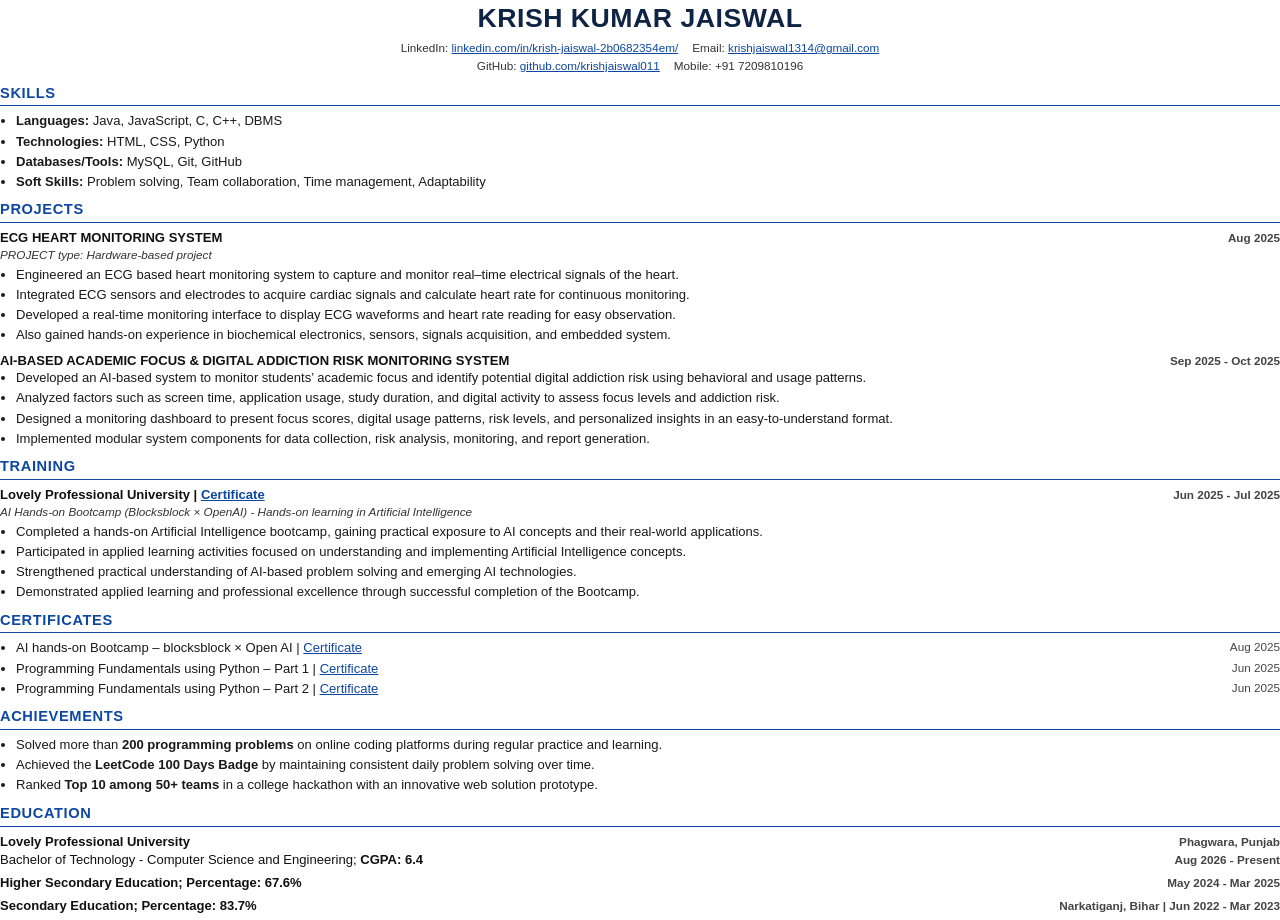
<file: resume.html>
<!DOCTYPE html>
<html lang="en">
<head>
  <meta charset="UTF-8">
  <title>Krish Kumar Jaiswal - Resume</title>
  <style>
    @page {
      size: A4;
      margin: 12mm 15mm;
    }
    *, *::before, *::after {
      box-sizing: border-box;
      margin: 0;
      padding: 0;
    }
    body {
      font-family: 'Segoe UI', -apple-system, BlinkMacSystemFont, Roboto, Helvetica, Arial, sans-serif;
      color: #1a1a1a;
      line-height: 1.35;
      font-size: 9.8pt;
      background: #ffffff;
    }
    .header {
      text-align: center;
      margin-bottom: 8px;
    }
    .name {
      font-size: 20pt;
      font-weight: 800;
      letter-spacing: 0.5px;
      color: #0f2444;
      margin-bottom: 4px;
    }
    .contact-line {
      display: flex;
      justify-content: center;
      flex-wrap: wrap;
      gap: 14px;
      font-size: 8.8pt;
      color: #333333;
    }
    .contact-line a {
      color: #0d47a1;
      text-decoration: underline;
    }
    .section {
      margin-top: 10px;
      margin-bottom: 6px;
    }
    .section-title {
      font-size: 11pt;
      font-weight: 700;
      color: #0d47a1;
      text-transform: uppercase;
      letter-spacing: 0.6px;
      border-bottom: 1.5px solid #0d47a1;
      padding-bottom: 2px;
      margin-bottom: 6px;
    }
    ul {
      margin-left: 16px;
      margin-bottom: 4px;
    }
    li {
      margin-bottom: 2.5px;
      line-height: 1.35;
    }
    .item-header {
      display: flex;
      justify-content: space-between;
      align-items: baseline;
      font-weight: 700;
      color: #111111;
      font-size: 9.8pt;
    }
    .item-title {
      font-weight: 700;
    }
    .item-date {
      font-weight: 600;
      color: #444444;
      font-size: 8.8pt;
    }
    .item-sub {
      font-style: italic;
      color: #333333;
      font-size: 8.8pt;
      margin-bottom: 3px;
    }
    .bold {
      font-weight: 700;
    }
    .link-blue {
      color: #0d47a1;
      text-decoration: underline;
    }
  </style>
</head>
<body>

  <div class="header">
    <h1 class="name">KRISH KUMAR JAISWAL</h1>
    <div class="contact-line">
      <span>LinkedIn: <a href="https://www.linkedin.com/in/krish-jaiswal-2b0682354em/" target="_blank">linkedin.com/in/krish-jaiswal-2b0682354em/</a></span>
      <span>Email: <a href="mailto:krishjaiswal1314@gmail.com">krishjaiswal1314@gmail.com</a></span>
    </div>
    <div class="contact-line" style="margin-top: 2px;">
      <span>GitHub: <a href="https://github.com/krishjaiswal011" target="_blank">github.com/krishjaiswal011</a></span>
      <span>Mobile: +91 7209810196</span>
    </div>
  </div>

  <div class="section">
    <div class="section-title">SKILLS</div>
    <ul>
      <li><span class="bold">Languages:</span> Java, JavaScript, C, C++, DBMS</li>
      <li><span class="bold">Technologies:</span> HTML, CSS, Python</li>
      <li><span class="bold">Databases/Tools:</span> MySQL, Git, GitHub</li>
      <li><span class="bold">Soft Skills:</span> Problem solving, Team collaboration, Time management, Adaptability</li>
    </ul>
  </div>

  <div class="section">
    <div class="section-title">PROJECTS</div>
    
    <div style="margin-bottom: 8px;">
      <div class="item-header">
        <span class="item-title">ECG HEART MONITORING SYSTEM</span>
        <span class="item-date">Aug 2025</span>
      </div>
      <div class="item-sub">PROJECT type: Hardware-based project</div>
      <ul>
        <li>Engineered an ECG based heart monitoring system to capture and monitor real–time electrical signals of the heart.</li>
        <li>Integrated ECG sensors and electrodes to acquire cardiac signals and calculate heart rate for continuous monitoring.</li>
        <li>Developed a real-time monitoring interface to display ECG waveforms and heart rate reading for easy observation.</li>
        <li>Also gained hands-on experience in biochemical electronics, sensors, signals acquisition, and embedded system.</li>
      </ul>
    </div>

    <div>
      <div class="item-header">
        <span class="item-title">AI-BASED ACADEMIC FOCUS &amp; DIGITAL ADDICTION RISK MONITORING SYSTEM</span>
        <span class="item-date">Sep 2025 - Oct 2025</span>
      </div>
      <ul>
        <li>Developed an AI-based system to monitor students’ academic focus and identify potential digital addiction risk using behavioral and usage patterns.</li>
        <li>Analyzed factors such as screen time, application usage, study duration, and digital activity to assess focus levels and addiction risk.</li>
        <li>Designed a monitoring dashboard to present focus scores, digital usage patterns, risk levels, and personalized insights in an easy-to-understand format.</li>
        <li>Implemented modular system components for data collection, risk analysis, monitoring, and report generation.</li>
      </ul>
    </div>
  </div>

  <div class="section">
    <div class="section-title">TRAINING</div>
    <div>
      <div class="item-header">
        <span class="item-title">Lovely Professional University | <span class="link-blue">Certificate</span></span>
        <span class="item-date">Jun 2025 - Jul 2025</span>
      </div>
      <div class="item-sub">AI Hands-on Bootcamp (Blocksblock × OpenAI) - Hands-on learning in Artificial Intelligence</div>
      <ul>
        <li>Completed a hands-on Artificial Intelligence bootcamp, gaining practical exposure to AI concepts and their real-world applications.</li>
        <li>Participated in applied learning activities focused on understanding and implementing Artificial Intelligence concepts.</li>
        <li>Strengthened practical understanding of AI-based problem solving and emerging AI technologies.</li>
        <li>Demonstrated applied learning and professional excellence through successful completion of the Bootcamp.</li>
      </ul>
    </div>
  </div>

  <div class="section">
    <div class="section-title">CERTIFICATES</div>
    <ul>
      <li>AI hands-on Bootcamp – blocksblock × Open AI | <span class="link-blue">Certificate</span> <span style="float: right; font-size: 8.8pt; color: #444;">Aug 2025</span></li>
      <li>Programming Fundamentals using Python – Part 1 | <span class="link-blue">Certificate</span> <span style="float: right; font-size: 8.8pt; color: #444;">Jun 2025</span></li>
      <li>Programming Fundamentals using Python – Part 2 | <span class="link-blue">Certificate</span> <span style="float: right; font-size: 8.8pt; color: #444;">Jun 2025</span></li>
    </ul>
  </div>

  <div class="section">
    <div class="section-title">ACHIEVEMENTS</div>
    <ul>
      <li>Solved more than <span class="bold">200 programming problems</span> on online coding platforms during regular practice and learning.</li>
      <li>Achieved the <span class="bold">LeetCode 100 Days Badge</span> by maintaining consistent daily problem solving over time.</li>
      <li>Ranked <span class="bold">Top 10 among 50+ teams</span> in a college hackathon with an innovative web solution prototype.</li>
    </ul>
  </div>

  <div class="section">
    <div class="section-title">EDUCATION</div>
    <div style="margin-bottom: 5px;">
      <div class="item-header">
        <span class="item-title">Lovely Professional University</span>
        <span class="item-date">Phagwara, Punjab</span>
      </div>
      <div class="item-header" style="font-weight: normal; margin-top: 1px;">
        <span>Bachelor of Technology - Computer Science and Engineering; <span class="bold">CGPA: 6.4</span></span>
        <span class="item-date">Aug 2026 - Present</span>
      </div>
    </div>

    <div style="margin-bottom: 5px;">
      <div class="item-header">
        <span>Higher Secondary Education; <span class="bold">Percentage: 67.6%</span></span>
        <span class="item-date">May 2024 - Mar 2025</span>
      </div>
    </div>

    <div>
      <div class="item-header">
        <span>Secondary Education; <span class="bold">Percentage: 83.7%</span></span>
        <span class="item-date">Narkatiganj, Bihar | Jun 2022 - Mar 2023</span>
      </div>
    </div>
  </div>

</body>
</html>
</file>
<file: styles.css>
/* ==========================================================================
   KRISH KUMAR JAISWAL - PERSONAL PORTFOLIO STYLES
   Modern Glassmorphism & Cyber-Modern Design System
   ========================================================================== */

/* --------------------------------------------------------------------------
   1. CSS Custom Properties / Design Tokens
   -------------------------------------------------------------------------- */
:root {
  /* Dark Theme (Default) */
  --bg-primary: #0b0f19;
  --bg-secondary: #111827;
  --bg-card: rgba(17, 24, 39, 0.75);
  --bg-card-hover: rgba(26, 36, 56, 0.85);
  --border-color: rgba(255, 255, 255, 0.08);
  --border-color-hover: rgba(99, 102, 241, 0.4);
  
  --text-primary: #f8fafc;
  --text-secondary: #94a3b8;
  --text-muted: #64748b;
  
  --accent-cyan: #06b6d4;
  --accent-indigo: #6366f1;
  --accent-violet: #8b5cf6;
  --accent-emerald: #10b981;
  --accent-amber: #f59e0b;
  --accent-rose: #f43f5e;
  
  --gradient-primary: linear-gradient(135deg, #06b6d4 0%, #6366f1 50%, #8b5cf6 100%);
  --gradient-card: linear-gradient(135deg, rgba(255, 255, 255, 0.05) 0%, rgba(255, 255, 255, 0.01) 100%);
  --gradient-glow: radial-gradient(circle, rgba(99, 102, 241, 0.15) 0%, rgba(0, 0, 0, 0) 70%);

  --shadow-sm: 0 4px 6px -1px rgba(0, 0, 0, 0.2);
  --shadow-md: 0 10px 25px -5px rgba(0, 0, 0, 0.3);
  --shadow-lg: 0 20px 40px -15px rgba(0, 0, 0, 0.5);
  --shadow-glow: 0 0 25px rgba(99, 102, 241, 0.25);

  --font-main: 'Plus Jakarta Sans', -apple-system, BlinkMacSystemFont, 'Segoe UI', Roboto, sans-serif;
  --font-mono: 'JetBrains Mono', 'Fira Code', monospace;

  --transition-fast: 0.2s cubic-bezier(0.4, 0, 0.2, 1);
  --transition-normal: 0.3s cubic-bezier(0.4, 0, 0.2, 1);
  --transition-smooth: 0.5s cubic-bezier(0.16, 1, 0.3, 1);
  
  --radius-sm: 8px;
  --radius-md: 14px;
  --radius-lg: 20px;
  --radius-full: 9999px;
  
  --nav-height: 72px;
}

/* Light Theme Variables */
[data-theme="light"] {
  --bg-primary: #f8fafc;
  --bg-secondary: #f1f5f9;
  --bg-card: rgba(255, 255, 255, 0.85);
  --bg-card-hover: rgba(255, 255, 255, 0.98);
  --border-color: rgba(15, 23, 42, 0.08);
  --border-color-hover: rgba(99, 102, 241, 0.5);
  
  --text-primary: #0f172a;
  --text-secondary: #475569;
  --text-muted: #64748b;
  
  --shadow-sm: 0 2px 8px rgba(15, 23, 42, 0.04);
  --shadow-md: 0 8px 24px rgba(15, 23, 42, 0.08);
  --shadow-lg: 0 20px 40px rgba(15, 23, 42, 0.12);
  --shadow-glow: 0 0 30px rgba(99, 102, 241, 0.15);
  --gradient-card: linear-gradient(135deg, rgba(255, 255, 255, 0.9) 0%, rgba(255, 255, 255, 0.6) 100%);
}

/* --------------------------------------------------------------------------
   2. Reset & Base Styles
   -------------------------------------------------------------------------- */
*, *::before, *::after {
  box-sizing: border-box;
  margin: 0;
  padding: 0;
}

html {
  scroll-behavior: smooth;
  font-size: 16px;
}

body {
  font-family: var(--font-main);
  background-color: var(--bg-primary);
  color: var(--text-primary);
  line-height: 1.65;
  overflow-x: hidden;
  position: relative;
  min-height: 100vh;
  transition: background-color var(--transition-normal), color var(--transition-normal);
  -webkit-font-smoothing: antialiased;
}

/* Custom Scrollbar */
::-webkit-scrollbar {
  width: 8px;
}
::-webkit-scrollbar-track {
  background: var(--bg-primary);
}
::-webkit-scrollbar-thumb {
  background: rgba(99, 102, 241, 0.35);
  border-radius: 4px;
}
::-webkit-scrollbar-thumb:hover {
  background: var(--accent-indigo);
}

/* Reading Progress Bar */
.scroll-progress-bar {
  position: fixed;
  top: 0;
  left: 0;
  height: 3px;
  width: 0%;
  background: var(--gradient-primary);
  z-index: 1100;
  transition: width 0.1s linear;
}

/* Canvas & Ambient Glow Orbs */
#bg-canvas {
  position: fixed;
  top: 0;
  left: 0;
  width: 100%;
  height: 100%;
  pointer-events: none;
  z-index: -1;
  opacity: 0.6;
}

.bg-glow-orb {
  position: fixed;
  width: 500px;
  height: 500px;
  border-radius: 50%;
  filter: blur(120px);
  pointer-events: none;
  z-index: -2;
  opacity: 0.25;
  animation: floatOrb 20s infinite alternate ease-in-out;
}
.orb-1 {
  top: 10%;
  left: 5%;
  background: var(--accent-cyan);
}
.orb-2 {
  top: 45%;
  right: 5%;
  background: var(--accent-indigo);
  animation-duration: 25s;
}
.orb-3 {
  bottom: 10%;
  left: 30%;
  background: var(--accent-violet);
  animation-duration: 18s;
}

@keyframes floatOrb {
  0% { transform: translate(0, 0) scale(1); }
  50% { transform: translate(60px, 40px) scale(1.1); }
  100% { transform: translate(-40px, 80px) scale(0.9); }
}

/* Typography Helpers */
h1, h2, h3, h4, h5, h6 {
  font-weight: 700;
  line-height: 1.25;
  letter-spacing: -0.02em;
}

a {
  color: inherit;
  text-decoration: none;
  transition: color var(--transition-fast);
}

ul {
  list-style: none;
}

img {
  max-width: 100%;
  height: auto;
  display: block;
}

.container {
  width: 100%;
  max-width: 1200px;
  margin: 0 auto;
  padding: 0 1.5rem;
}

.section-padding {
  padding: 5.5rem 0;
}

.gradient-text {
  background: var(--gradient-primary);
  -webkit-background-clip: text;
  -webkit-text-fill-color: transparent;
  display: inline-block;
}

.text-center {
  text-align: center;
}

.text-muted {
  color: var(--text-muted);
}

/* Glassmorphism Panel Class */
.glass-panel {
  background: var(--bg-card);
  backdrop-filter: blur(14px);
  -webkit-backdrop-filter: blur(14px);
  border: 1px solid var(--border-color);
  border-radius: var(--radius-lg);
  box-shadow: var(--shadow-sm);
  transition: transform var(--transition-normal), border-color var(--transition-normal), box-shadow var(--transition-normal), background-color var(--transition-normal);
}

.glass-panel:hover {
  border-color: var(--border-color-hover);
  box-shadow: var(--shadow-glow), var(--shadow-md);
}

/* Section Header Shared */
.section-header {
  margin-bottom: 3.5rem;
}

.section-badge {
  display: inline-flex;
  align-items: center;
  gap: 0.5rem;
  padding: 0.35rem 1rem;
  background: rgba(99, 102, 241, 0.12);
  border: 1px solid rgba(99, 102, 241, 0.3);
  border-radius: var(--radius-full);
  color: var(--accent-indigo);
  font-size: 0.85rem;
  font-weight: 600;
  text-transform: uppercase;
  letter-spacing: 0.05em;
  margin-bottom: 0.75rem;
}

[data-theme="light"] .section-badge {
  background: rgba(99, 102, 241, 0.08);
  color: #4f46e5;
}

.section-title {
  font-size: 2.35rem;
  margin-bottom: 0.75rem;
}

.section-subtitle {
  color: var(--text-secondary);
  font-size: 1.05rem;
  max-width: 650px;
  margin: 0 auto;
}

/* Buttons */
.btn {
  display: inline-flex;
  align-items: center;
  justify-content: center;
  gap: 0.6rem;
  padding: 0.8rem 1.6rem;
  font-size: 0.95rem;
  font-weight: 600;
  border-radius: var(--radius-md);
  border: 1px solid transparent;
  cursor: pointer;
  transition: all var(--transition-normal);
  text-decoration: none;
  white-space: nowrap;
}

.btn-primary {
  background: var(--gradient-primary);
  color: #ffffff;
  box-shadow: 0 4px 15px rgba(99, 102, 241, 0.35);
}
.btn-primary:hover {
  transform: translateY(-2px);
  box-shadow: 0 8px 25px rgba(99, 102, 241, 0.5);
  color: #ffffff;
}

.btn-glass {
  background: rgba(255, 255, 255, 0.08);
  color: var(--text-primary);
  border-color: var(--border-color);
  backdrop-filter: blur(10px);
}
.btn-glass:hover {
  background: rgba(255, 255, 255, 0.15);
  border-color: var(--border-color-hover);
  transform: translateY(-2px);
}

.btn-outline {
  background: transparent;
  color: var(--text-primary);
  border-color: var(--border-color);
}
.btn-outline:hover {
  background: rgba(99, 102, 241, 0.1);
  border-color: var(--accent-indigo);
  color: var(--accent-indigo);
  transform: translateY(-2px);
}

.btn-primary-sm {
  padding: 0.5rem 1rem;
  font-size: 0.85rem;
  font-weight: 600;
  border-radius: var(--radius-sm);
  background: var(--gradient-primary);
  color: #ffffff;
  border: none;
  cursor: pointer;
  display: inline-flex;
  align-items: center;
  gap: 0.4rem;
  transition: all var(--transition-fast);
}
.btn-primary-sm:hover {
  transform: translateY(-1px);
  box-shadow: 0 4px 12px rgba(99, 102, 241, 0.35);
}

.btn-outline-sm {
  padding: 0.5rem 1rem;
  font-size: 0.85rem;
  font-weight: 600;
  border-radius: var(--radius-sm);
  background: transparent;
  color: var(--text-primary);
  border: 1px solid var(--border-color);
  cursor: pointer;
  display: inline-flex;
  align-items: center;
  gap: 0.4rem;
  transition: all var(--transition-fast);
}
.btn-outline-sm:hover {
  border-color: var(--accent-indigo);
  color: var(--accent-indigo);
  background: rgba(99, 102, 241, 0.08);
}

/* --------------------------------------------------------------------------
   3. Navbar
   -------------------------------------------------------------------------- */
.navbar {
  position: fixed;
  top: 0;
  left: 0;
  right: 0;
  height: var(--nav-height);
  background: rgba(11, 15, 25, 0.8);
  backdrop-filter: blur(16px);
  -webkit-backdrop-filter: blur(16px);
  border-bottom: 1px solid var(--border-color);
  z-index: 1000;
  transition: background var(--transition-normal), border-color var(--transition-normal);
}

[data-theme="light"] .navbar {
  background: rgba(248, 250, 252, 0.85);
}

.nav-container {
  display: flex;
  align-items: center;
  justify-content: space-between;
  height: 100%;
  max-width: 1200px;
  margin: 0 auto;
  padding: 0 1.5rem;
}

.nav-brand {
  font-size: 1.35rem;
  font-weight: 800;
  font-family: var(--font-mono);
  color: var(--text-primary);
  display: flex;
  align-items: center;
}
.brand-bracket {
  color: var(--accent-indigo);
}
.brand-name {
  color: var(--text-primary);
}
.brand-dot {
  color: var(--accent-cyan);
}

.nav-list {
  display: flex;
  align-items: center;
  gap: 1.5rem;
}

.nav-link {
  font-size: 0.92rem;
  font-weight: 500;
  color: var(--text-secondary);
  display: flex;
  align-items: center;
  gap: 0.4rem;
  padding: 0.4rem 0.6rem;
  border-radius: var(--radius-sm);
  transition: all var(--transition-fast);
}

.nav-link i {
  font-size: 0.85rem;
  opacity: 0.75;
}

.nav-link:hover, .nav-link.active {
  color: var(--accent-cyan);
  background: rgba(6, 182, 212, 0.08);
}

.nav-actions {
  display: flex;
  align-items: center;
  gap: 0.85rem;
}

.theme-toggle-btn {
  background: rgba(255, 255, 255, 0.06);
  border: 1px solid var(--border-color);
  width: 40px;
  height: 40px;
  border-radius: var(--radius-full);
  display: flex;
  align-items: center;
  justify-content: center;
  color: var(--text-primary);
  cursor: pointer;
  transition: all var(--transition-fast);
}
.theme-toggle-btn:hover {
  background: rgba(99, 102, 241, 0.15);
  border-color: var(--accent-indigo);
  color: var(--accent-indigo);
  transform: rotate(15deg);
}

.sun-icon {
  display: none;
}
[data-theme="light"] .sun-icon {
  display: inline-block;
}
[data-theme="light"] .moon-icon {
  display: none;
}

.nav-toggle {
  display: none;
  flex-direction: column;
  justify-content: space-between;
  width: 28px;
  height: 20px;
  background: transparent;
  border: none;
  cursor: pointer;
}
.nav-toggle span {
  width: 100%;
  height: 2px;
  background-color: var(--text-primary);
  border-radius: 2px;
  transition: all var(--transition-fast);
}

/* --------------------------------------------------------------------------
   4. Hero Section
   -------------------------------------------------------------------------- */
.hero-section {
  min-height: calc(100vh - var(--nav-height));
  display: flex;
  align-items: center;
  padding-top: calc(var(--nav-height) + 2rem);
  padding-bottom: 3.5rem;
  position: relative;
}

.hero-container {
  display: grid;
  grid-template-columns: 1.15fr 0.85fr;
  gap: 3rem;
  align-items: center;
}

.status-badge {
  display: inline-flex;
  align-items: center;
  gap: 0.6rem;
  padding: 0.4rem 1rem;
  background: rgba(16, 185, 129, 0.12);
  border: 1px solid rgba(16, 185, 129, 0.3);
  border-radius: var(--radius-full);
  color: #34d399;
  font-size: 0.85rem;
  font-weight: 600;
  margin-bottom: 1.25rem;
}

.status-dot {
  width: 8px;
  height: 8px;
  border-radius: 50%;
  background-color: #10b981;
}

.status-dot.pulse {
  box-shadow: 0 0 0 rgba(16, 185, 129, 0.7);
  animation: pulseGreen 2s infinite;
}

@keyframes pulseGreen {
  0% { box-shadow: 0 0 0 0 rgba(16, 185, 129, 0.7); }
  70% { box-shadow: 0 0 0 8px rgba(16, 185, 129, 0); }
  100% { box-shadow: 0 0 0 0 rgba(16, 185, 129, 0); }
}

.hero-title {
  font-size: 3.25rem;
  line-height: 1.15;
  margin-bottom: 0.75rem;
  letter-spacing: -0.03em;
}

.typewriter-wrapper {
  font-family: var(--font-mono);
  font-size: 1.35rem;
  color: var(--accent-cyan);
  margin-bottom: 1.25rem;
  min-height: 2rem;
  display: flex;
  align-items: center;
}
.typewriter-prefix {
  color: var(--text-secondary);
  margin-right: 0.4rem;
}
.typewriter-text {
  font-weight: 700;
  color: var(--accent-cyan);
}
.typewriter-cursor {
  animation: blinkCursor 0.8s infinite;
  color: var(--accent-indigo);
  font-weight: 700;
  margin-left: 2px;
}

@keyframes blinkCursor {
  0%, 100% { opacity: 1; }
  50% { opacity: 0; }
}

.hero-description {
  color: var(--text-secondary);
  font-size: 1.1rem;
  line-height: 1.7;
  margin-bottom: 2rem;
  max-width: 580px;
}

.hero-cta-group {
  display: flex;
  flex-wrap: wrap;
  gap: 1rem;
  margin-bottom: 2.25rem;
}

.social-links-bar {
  display: flex;
  align-items: center;
  gap: 1rem;
}

.social-link {
  width: 44px;
  height: 44px;
  border-radius: var(--radius-md);
  background: var(--bg-card);
  border: 1px solid var(--border-color);
  display: flex;
  align-items: center;
  justify-content: center;
  color: var(--text-secondary);
  font-size: 1.15rem;
  transition: all var(--transition-fast);
}
.social-link:hover {
  color: var(--accent-cyan);
  border-color: var(--accent-cyan);
  transform: translateY(-3px);
  box-shadow: 0 4px 15px rgba(6, 182, 212, 0.25);
}

/* Hero Visual / Code Card */
.hero-visual {
  position: relative;
}

.code-card {
  border-radius: var(--radius-lg);
  overflow: hidden;
  background: #0d1322;
  border: 1px solid rgba(255, 255, 255, 0.1);
  box-shadow: 0 25px 50px -12px rgba(0, 0, 0, 0.5);
}

[data-theme="light"] .code-card {
  background: #0f172a;
  color: #f8fafc;
}

.code-card-header {
  display: flex;
  align-items: center;
  justify-content: space-between;
  padding: 0.75rem 1.25rem;
  background: rgba(255, 255, 255, 0.04);
  border-bottom: 1px solid rgba(255, 255, 255, 0.08);
}

.window-dots {
  display: flex;
  gap: 6px;
}
.window-dots .dot {
  width: 11px;
  height: 11px;
  border-radius: 50%;
}
.window-dots .dot.red { background-color: #ef4444; }
.window-dots .dot.yellow { background-color: #f59e0b; }
.window-dots .dot.green { background-color: #10b981; }

.code-card-title {
  font-family: var(--font-mono);
  font-size: 0.8rem;
  color: #94a3b8;
  display: flex;
  align-items: center;
  gap: 0.4rem;
}
.code-card-tag {
  font-family: var(--font-mono);
  font-size: 0.75rem;
  color: var(--accent-cyan);
  background: rgba(6, 182, 212, 0.12);
  padding: 0.15rem 0.5rem;
  border-radius: 4px;
}

.code-card-body {
  padding: 1.25rem 1.25rem 1.5rem;
  font-family: var(--font-mono);
  font-size: 0.82rem;
  line-height: 1.6;
  overflow-x: auto;
}

.code-card-body .keyword { color: #f43f5e; font-weight: 600; }
.code-card-body .class-name { color: #38bdf8; font-weight: 600; }
.code-card-body .function { color: #818cf8; }
.code-card-body .string { color: #34d399; }
.code-card-body .boolean { color: #fbbf24; }

/* Floating Badges */
.floating-badge {
  position: absolute;
  background: var(--bg-card);
  backdrop-filter: blur(16px);
  border: 1px solid var(--border-color);
  padding: 0.75rem 1.1rem;
  border-radius: var(--radius-md);
  display: flex;
  align-items: center;
  gap: 0.85rem;
  box-shadow: var(--shadow-md);
  animation: floatCard 6s infinite ease-in-out alternate;
  z-index: 2;
}

.badge-leetcode {
  bottom: -20px;
  left: -25px;
  border-color: rgba(245, 158, 11, 0.3);
}
.badge-leetcode i {
  color: #f59e0b;
  font-size: 1.5rem;
}

.badge-hackathon {
  top: -18px;
  right: -20px;
  border-color: rgba(99, 102, 241, 0.35);
  animation-delay: -3s;
}
.badge-hackathon i {
  color: var(--accent-indigo);
  font-size: 1.5rem;
}

.badge-title {
  display: block;
  font-weight: 700;
  font-size: 0.88rem;
  color: var(--text-primary);
}
.badge-subtitle {
  display: block;
  font-size: 0.75rem;
  color: var(--text-muted);
}

@keyframes floatCard {
  0% { transform: translateY(0px); }
  100% { transform: translateY(-12px); }
}

/* --------------------------------------------------------------------------
   5. Key Stats Section
   -------------------------------------------------------------------------- */
.stats-section {
  padding: 1.5rem 0 3.5rem;
}

.stats-grid {
  display: grid;
  grid-template-columns: repeat(4, 1fr);
  gap: 1.5rem;
}

.stat-card {
  padding: 1.5rem;
  display: flex;
  align-items: center;
  gap: 1.25rem;
}

.stat-icon {
  width: 52px;
  height: 52px;
  border-radius: var(--radius-md);
  background: rgba(99, 102, 241, 0.12);
  display: flex;
  align-items: center;
  justify-content: center;
  color: var(--accent-indigo);
  font-size: 1.4rem;
  flex-shrink: 0;
}

.stat-num-wrapper {
  display: flex;
  align-items: baseline;
  gap: 0.15rem;
}

.stat-number, .stat-number-static {
  font-size: 1.85rem;
  font-weight: 800;
  font-family: var(--font-mono);
  color: var(--text-primary);
}

.stat-plus {
  font-size: 1.2rem;
  font-weight: 700;
  color: var(--accent-cyan);
}

.stat-label {
  font-size: 0.85rem;
  color: var(--text-secondary);
  margin-top: 0.1rem;
}

/* --------------------------------------------------------------------------
   6. About Section
   -------------------------------------------------------------------------- */
.about-grid {
  display: grid;
  grid-template-columns: 1.15fr 0.85fr;
  gap: 2rem;
}

.about-card, .academic-card {
  padding: 2.25rem;
}

.about-header {
  display: flex;
  align-items: center;
  gap: 1.5rem;
  margin-bottom: 1.5rem;
  padding-bottom: 1.5rem;
  border-bottom: 1px solid var(--border-color);
}

.avatar-container {
  position: relative;
  width: 75px;
  height: 75px;
  flex-shrink: 0;
}

.avatar-glow {
  position: absolute;
  inset: -3px;
  border-radius: 50%;
  background: var(--gradient-primary);
  filter: blur(6px);
  opacity: 0.7;
}

.avatar-placeholder {
  position: relative;
  width: 100%;
  height: 100%;
  border-radius: 50%;
  background: var(--bg-secondary);
  border: 2px solid var(--border-color);
  display: flex;
  align-items: center;
  justify-content: center;
  color: var(--accent-cyan);
  font-size: 2rem;
}

.about-title-info h3 {
  font-size: 1.45rem;
  margin-bottom: 0.2rem;
}

.about-tags {
  display: flex;
  flex-wrap: wrap;
  gap: 0.4rem;
  margin-top: 0.4rem;
}

.tag {
  font-size: 0.75rem;
  font-weight: 600;
  background: rgba(255, 255, 255, 0.05);
  border: 1px solid var(--border-color);
  padding: 0.2rem 0.6rem;
  border-radius: var(--radius-full);
  color: var(--text-secondary);
}

.about-body p {
  color: var(--text-secondary);
  font-size: 0.98rem;
  line-height: 1.7;
  margin-bottom: 1rem;
}

.highlights-list {
  margin: 1.5rem 0;
  display: flex;
  flex-direction: column;
  gap: 0.75rem;
}

.highlight-item {
  display: flex;
  align-items: flex-start;
  gap: 0.75rem;
  font-size: 0.92rem;
  color: var(--text-secondary);
}
.highlight-item i {
  color: var(--accent-emerald);
  margin-top: 0.25rem;
  flex-shrink: 0;
}

.about-footer {
  margin-top: 1.5rem;
  padding-top: 1.25rem;
  border-top: 1px solid var(--border-color);
}

.contact-pill-list {
  display: flex;
  flex-wrap: wrap;
  gap: 0.75rem;
}

.contact-pill {
  display: inline-flex;
  align-items: center;
  gap: 0.5rem;
  padding: 0.4rem 0.85rem;
  background: rgba(255, 255, 255, 0.03);
  border: 1px solid var(--border-color);
  border-radius: var(--radius-md);
  font-size: 0.85rem;
  color: var(--text-secondary);
}
.contact-pill i {
  color: var(--accent-cyan);
}

/* Academic Snapshot Right Card */
.card-heading {
  font-size: 1.35rem;
  margin-bottom: 1.5rem;
  display: flex;
  align-items: center;
  gap: 0.6rem;
  color: var(--text-primary);
}
.card-heading i {
  color: var(--accent-indigo);
}

.academic-timeline {
  display: flex;
  flex-direction: column;
  gap: 1.5rem;
  position: relative;
  padding-left: 1.5rem;
  margin-bottom: 2rem;
}

.academic-timeline::before {
  content: '';
  position: absolute;
  top: 6px;
  bottom: 6px;
  left: 6px;
  width: 2px;
  background: var(--border-color);
}

.academic-item {
  position: relative;
}

.academic-dot {
  position: absolute;
  left: -1.5rem;
  top: 6px;
  width: 10px;
  height: 10px;
  border-radius: 50%;
  background: var(--accent-indigo);
  border: 2px solid var(--bg-card);
}

.academic-year {
  font-size: 0.75rem;
  font-family: var(--font-mono);
  color: var(--accent-cyan);
  display: block;
  margin-bottom: 0.2rem;
}

.academic-content h4 {
  font-size: 1rem;
  margin-bottom: 0.2rem;
}

.academic-inst {
  font-size: 0.85rem;
  color: var(--text-muted);
  margin-bottom: 0.4rem;
}

.grade-badge {
  display: inline-block;
  padding: 0.15rem 0.6rem;
  border-radius: var(--radius-full);
  background: rgba(99, 102, 241, 0.12);
  border: 1px solid rgba(99, 102, 241, 0.25);
  color: var(--accent-indigo);
  font-size: 0.78rem;
  font-weight: 700;
}
.grade-badge.highlight {
  background: rgba(16, 185, 129, 0.12);
  border-color: rgba(16, 185, 129, 0.25);
  color: var(--accent-emerald);
}

.sub-heading {
  font-size: 1rem;
  margin-bottom: 0.85rem;
  display: flex;
  align-items: center;
  gap: 0.5rem;
  color: var(--text-primary);
}

.soft-skills-grid {
  display: grid;
  grid-template-columns: repeat(2, 1fr);
  gap: 0.6rem;
}

.soft-pill {
  padding: 0.55rem 0.8rem;
  background: rgba(255, 255, 255, 0.03);
  border: 1px solid var(--border-color);
  border-radius: var(--radius-sm);
  font-size: 0.85rem;
  font-weight: 500;
  display: flex;
  align-items: center;
  gap: 0.5rem;
  color: var(--text-secondary);
}
.soft-pill i {
  color: var(--accent-cyan);
}

/* --------------------------------------------------------------------------
   7. Skills Section
   -------------------------------------------------------------------------- */
.skills-filter-tabs {
  display: flex;
  justify-content: center;
  flex-wrap: wrap;
  gap: 0.75rem;
  margin-bottom: 2.5rem;
}

.filter-tab {
  padding: 0.55rem 1.25rem;
  background: var(--bg-card);
  border: 1px solid var(--border-color);
  color: var(--text-secondary);
  border-radius: var(--radius-full);
  font-size: 0.9rem;
  font-weight: 600;
  cursor: pointer;
  transition: all var(--transition-fast);
}

.filter-tab:hover {
  color: var(--text-primary);
  border-color: var(--border-color-hover);
}

.filter-tab.active {
  background: var(--gradient-primary);
  color: #ffffff;
  border-color: transparent;
  box-shadow: 0 4px 15px rgba(99, 102, 241, 0.35);
}

.skills-grid {
  display: grid;
  grid-template-columns: repeat(auto-fill, minmax(260px, 1fr));
  gap: 1.5rem;
}

.skill-card {
  padding: 1.5rem;
  display: flex;
  gap: 1.25rem;
  align-items: flex-start;
}

.skill-icon-wrap {
  width: 48px;
  height: 48px;
  border-radius: var(--radius-md);
  display: flex;
  align-items: center;
  justify-content: center;
  font-size: 1.5rem;
  flex-shrink: 0;
}

.java-icon { background: rgba(239, 68, 68, 0.12); color: #ef4444; }
.python-icon { background: rgba(59, 130, 246, 0.12); color: #3b82f6; }
.js-icon { background: rgba(234, 179, 8, 0.12); color: #eab308; }
.cpp-icon { background: rgba(99, 102, 241, 0.12); color: #6366f1; }
.html-icon { background: rgba(249, 115, 22, 0.12); color: #f97316; }
.css-icon { background: rgba(6, 182, 212, 0.12); color: #06b6d4; }
.db-icon { background: rgba(16, 185, 129, 0.12); color: #10b981; }
.git-icon { background: rgba(244, 63, 94, 0.12); color: #f43f5e; }
.ai-icon { background: rgba(168, 85, 247, 0.12); color: #a855f7; }
.iot-icon { background: rgba(236, 72, 153, 0.12); color: #ec4899; }

.skill-details {
  flex: 1;
}

.skill-info {
  display: flex;
  align-items: center;
  justify-content: space-between;
  margin-bottom: 0.35rem;
}

.skill-info h4 {
  font-size: 1.05rem;
}

.skill-percent {
  font-size: 0.75rem;
  font-family: var(--font-mono);
  color: var(--accent-cyan);
  background: rgba(6, 182, 212, 0.1);
  padding: 0.15rem 0.5rem;
  border-radius: var(--radius-full);
}

.skill-desc {
  font-size: 0.85rem;
  color: var(--text-secondary);
  line-height: 1.5;
  margin-bottom: 0.75rem;
}

.skill-tags {
  display: flex;
  flex-wrap: wrap;
  gap: 0.35rem;
}

.skill-tags span {
  font-size: 0.72rem;
  background: rgba(255, 255, 255, 0.04);
  border: 1px solid var(--border-color);
  padding: 0.15rem 0.5rem;
  border-radius: 4px;
  color: var(--text-muted);
}

/* --------------------------------------------------------------------------
   8. Featured Projects Section
   -------------------------------------------------------------------------- */
.projects-grid {
  display: grid;
  grid-template-columns: repeat(2, 1fr);
  gap: 2rem;
}

.project-card {
  overflow: hidden;
  display: flex;
  flex-direction: column;
}

.project-banner {
  padding: 1.5rem;
  position: relative;
  border-bottom: 1px solid var(--border-color);
  background: rgba(0, 0, 0, 0.2);
}

[data-theme="light"] .project-banner {
  background: rgba(15, 23, 42, 0.03);
}

.hardware-banner {
  background: radial-gradient(circle at top right, rgba(16, 185, 129, 0.1), rgba(0, 0, 0, 0.3));
}
.ai-banner {
  background: radial-gradient(circle at top right, rgba(99, 102, 241, 0.12), rgba(0, 0, 0, 0.3));
}

.project-badge {
  position: absolute;
  top: 1rem;
  left: 1.25rem;
  font-size: 0.75rem;
  font-weight: 700;
  padding: 0.25rem 0.75rem;
  border-radius: var(--radius-full);
  display: inline-flex;
  align-items: center;
  gap: 0.4rem;
  z-index: 2;
}

.project-badge.hardware {
  background: rgba(16, 185, 129, 0.15);
  color: #34d399;
  border: 1px solid rgba(16, 185, 129, 0.3);
}

.project-badge.ai {
  background: rgba(99, 102, 241, 0.15);
  color: #a5b4fc;
  border: 1px solid rgba(99, 102, 241, 0.3);
}

.project-date {
  position: absolute;
  top: 1rem;
  right: 1.25rem;
  font-size: 0.78rem;
  font-family: var(--font-mono);
  color: var(--text-muted);
  display: flex;
  align-items: center;
  gap: 0.4rem;
  z-index: 2;
}

/* ECG Visualizer */
.ecg-visualizer-container {
  margin-top: 2.2rem;
  background: #060b13;
  border: 1px solid rgba(16, 185, 129, 0.2);
  border-radius: var(--radius-md);
  padding: 0.75rem;
  position: relative;
  overflow: hidden;
  box-shadow: inset 0 0 20px rgba(0, 0, 0, 0.8);
}

#ecg-canvas {
  width: 100%;
  height: 120px;
  display: block;
}

.ecg-bpm-pill {
  position: absolute;
  bottom: 0.75rem;
  right: 0.75rem;
  background: rgba(6, 11, 19, 0.85);
  border: 1px solid rgba(16, 185, 129, 0.3);
  padding: 0.25rem 0.75rem;
  border-radius: var(--radius-full);
  font-family: var(--font-mono);
  font-size: 0.85rem;
  font-weight: 700;
  color: #10b981;
  display: flex;
  align-items: center;
  gap: 0.4rem;
}

.beat-pulse {
  color: #ef4444;
  animation: heartPulse 1s infinite;
}

@keyframes heartPulse {
  0% { transform: scale(1); }
  15% { transform: scale(1.3); }
  30% { transform: scale(1); }
  45% { transform: scale(1.15); }
  60% { transform: scale(1); }
}

.live-tag {
  font-size: 0.65rem;
  background: rgba(16, 185, 129, 0.2);
  padding: 0.1rem 0.4rem;
  border-radius: 3px;
  letter-spacing: 0.05em;
}

/* AI Interactive Widget */
.ai-demo-widget {
  margin-top: 2.2rem;
  background: #090e1a;
  border: 1px solid rgba(99, 102, 241, 0.2);
  border-radius: var(--radius-md);
  padding: 0.85rem 1.1rem;
}

.ai-widget-header {
  font-size: 0.8rem;
  font-weight: 600;
  color: var(--accent-indigo);
  margin-bottom: 0.75rem;
  display: flex;
  align-items: center;
  gap: 0.4rem;
}

.ai-widget-controls {
  display: grid;
  grid-template-columns: 1fr 1fr;
  gap: 0.85rem;
  margin-bottom: 0.75rem;
}

.input-slider-group label {
  display: block;
  font-size: 0.75rem;
  color: var(--text-secondary);
  margin-bottom: 0.25rem;
}

.input-slider-group input[type="range"] {
  width: 100%;
  accent-color: var(--accent-indigo);
  height: 4px;
  cursor: pointer;
}

.ai-widget-result {
  display: flex;
  align-items: center;
  justify-content: space-between;
  padding-top: 0.6rem;
  border-top: 1px solid rgba(255, 255, 255, 0.06);
  font-size: 0.8rem;
}

.risk-score-badge {
  font-weight: 700;
  padding: 0.15rem 0.5rem;
  border-radius: var(--radius-full);
  margin-left: 0.3rem;
  font-size: 0.75rem;
}
.risk-score-badge.low { background: rgba(16, 185, 129, 0.2); color: #34d399; }
.risk-score-badge.medium { background: rgba(245, 158, 11, 0.2); color: #fbbf24; }
.risk-score-badge.high { background: rgba(239, 68, 68, 0.2); color: #f87171; }

.focus-index strong {
  color: var(--accent-cyan);
}

/* Project Content */
.project-content {
  padding: 1.75rem;
  display: flex;
  flex-direction: column;
  flex: 1;
}

.project-title {
  font-size: 1.35rem;
  margin-bottom: 0.25rem;
}

.project-subtitle {
  font-size: 0.85rem;
  font-weight: 600;
  color: var(--accent-cyan);
  margin-bottom: 0.85rem;
}

.project-description {
  font-size: 0.92rem;
  color: var(--text-secondary);
  line-height: 1.6;
  margin-bottom: 1.25rem;
}

.project-highlights {
  display: flex;
  flex-direction: column;
  gap: 0.5rem;
  margin-bottom: 1.5rem;
}

.ph-item {
  display: flex;
  align-items: flex-start;
  gap: 0.6rem;
  font-size: 0.85rem;
  color: var(--text-secondary);
}
.ph-item i {
  color: var(--accent-cyan);
  margin-top: 0.25rem;
  flex-shrink: 0;
}

.project-tech-stack {
  display: flex;
  flex-wrap: wrap;
  gap: 0.4rem;
  margin-bottom: 1.75rem;
  margin-top: auto;
}

.tech-tag {
  font-size: 0.75rem;
  font-family: var(--font-mono);
  background: rgba(255, 255, 255, 0.04);
  border: 1px solid var(--border-color);
  padding: 0.25rem 0.6rem;
  border-radius: var(--radius-sm);
  color: var(--text-secondary);
  display: inline-flex;
  align-items: center;
  gap: 0.35rem;
}

.project-actions {
  display: flex;
  gap: 0.75rem;
  padding-top: 1rem;
  border-top: 1px solid var(--border-color);
}

/* --------------------------------------------------------------------------
   9. Timeline Section
   -------------------------------------------------------------------------- */
.timeline-container {
  position: relative;
  max-width: 900px;
  margin: 0 auto;
  padding: 1rem 0;
}

.timeline-container::before {
  content: '';
  position: absolute;
  top: 0;
  bottom: 0;
  left: 50%;
  width: 2px;
  background: linear-gradient(to bottom, var(--accent-cyan), var(--accent-indigo), var(--accent-violet));
  transform: translateX(-50%);
}

.timeline-item {
  position: relative;
  margin-bottom: 2.5rem;
  width: 50%;
}

.timeline-item.left {
  left: 0;
  padding-right: 2.5rem;
}

.timeline-item.right {
  left: 50%;
  padding-left: 2.5rem;
}

.timeline-icon {
  position: absolute;
  top: 1rem;
  width: 44px;
  height: 44px;
  border-radius: 50%;
  background: var(--bg-card);
  border: 2px solid var(--accent-indigo);
  display: flex;
  align-items: center;
  justify-content: center;
  color: var(--accent-indigo);
  font-size: 1.1rem;
  z-index: 2;
  box-shadow: 0 0 15px rgba(99, 102, 241, 0.3);
}

.timeline-item.left .timeline-icon {
  right: -22px;
}

.timeline-item.right .timeline-icon {
  left: -22px;
}

.timeline-card {
  padding: 1.75rem;
}

.timeline-card.highlight-border {
  border-color: rgba(99, 102, 241, 0.35);
  box-shadow: 0 0 25px rgba(99, 102, 241, 0.15);
}

.timeline-badge-row {
  display: flex;
  align-items: center;
  justify-content: space-between;
  margin-bottom: 0.6rem;
}

.timeline-tag {
  font-size: 0.72rem;
  font-weight: 700;
  padding: 0.2rem 0.6rem;
  border-radius: var(--radius-full);
}
.timeline-tag.academic { background: rgba(6, 182, 212, 0.12); color: #06b6d4; }
.timeline-tag.training { background: rgba(99, 102, 241, 0.15); color: #818cf8; }
.timeline-tag.cert { background: rgba(16, 185, 129, 0.12); color: #10b981; }
.timeline-tag.school { background: rgba(245, 158, 11, 0.12); color: #f59e0b; }

.timeline-date {
  font-size: 0.78rem;
  font-family: var(--font-mono);
  color: var(--text-muted);
}

.timeline-title {
  font-size: 1.15rem;
  margin-bottom: 0.3rem;
}

.timeline-subtitle {
  font-size: 0.88rem;
  color: var(--accent-cyan);
  font-weight: 500;
  margin-bottom: 0.75rem;
  display: flex;
  align-items: center;
  gap: 0.4rem;
}

.timeline-text {
  font-size: 0.88rem;
  color: var(--text-secondary);
  line-height: 1.6;
  margin-bottom: 0.85rem;
}

.timeline-stat-pill {
  display: inline-block;
  background: rgba(255, 255, 255, 0.04);
  border: 1px solid var(--border-color);
  padding: 0.2rem 0.65rem;
  border-radius: var(--radius-full);
  font-size: 0.8rem;
  color: var(--text-secondary);
}

.timeline-checklist {
  display: flex;
  flex-direction: column;
  gap: 0.4rem;
}

.timeline-checklist li {
  font-size: 0.82rem;
  color: var(--text-secondary);
  display: flex;
  align-items: flex-start;
  gap: 0.5rem;
}
.timeline-checklist li i {
  color: var(--accent-emerald);
  margin-top: 0.2rem;
  font-size: 0.75rem;
}

/* --------------------------------------------------------------------------
   10. Achievements & Certifications Section
   -------------------------------------------------------------------------- */
.achievements-grid {
  display: grid;
  grid-template-columns: repeat(3, 1fr);
  gap: 1.5rem;
  margin-bottom: 3.5rem;
}

.achievement-card {
  padding: 2rem 1.5rem;
  text-align: center;
  display: flex;
  flex-direction: column;
  align-items: center;
}

.achievement-badge-icon {
  width: 70px;
  height: 70px;
  border-radius: 50%;
  display: flex;
  align-items: center;
  justify-content: center;
  font-size: 2rem;
  margin-bottom: 1.25rem;
}

.leetcode-glow {
  background: rgba(245, 158, 11, 0.12);
  color: #f59e0b;
  border: 2px solid rgba(245, 158, 11, 0.3);
  box-shadow: 0 0 25px rgba(245, 158, 11, 0.25);
}

.solve-glow {
  background: rgba(6, 182, 212, 0.12);
  color: #06b6d4;
  border: 2px solid rgba(6, 182, 212, 0.3);
  box-shadow: 0 0 25px rgba(6, 182, 212, 0.25);
}

.hackathon-glow {
  background: rgba(99, 102, 241, 0.12);
  color: #818cf8;
  border: 2px solid rgba(99, 102, 241, 0.3);
  box-shadow: 0 0 25px rgba(99, 102, 241, 0.25);
}

.achieve-pill {
  display: inline-block;
  font-size: 0.72rem;
  font-weight: 700;
  text-transform: uppercase;
  letter-spacing: 0.05em;
  padding: 0.2rem 0.6rem;
  border-radius: var(--radius-full);
  background: rgba(255, 255, 255, 0.04);
  color: var(--text-muted);
  margin-bottom: 0.6rem;
}

.achievement-details h3 {
  font-size: 1.2rem;
  margin-bottom: 0.6rem;
}

.achievement-details p {
  font-size: 0.88rem;
  color: var(--text-secondary);
  line-height: 1.6;
}

/* Certifications */
.sub-section-title {
  font-size: 1.5rem;
  margin-bottom: 1.75rem;
  display: flex;
  align-items: center;
  justify-content: center;
  gap: 0.6rem;
}

.certificates-grid {
  display: grid;
  grid-template-columns: repeat(3, 1fr);
  gap: 1.5rem;
}

.cert-card {
  padding: 1.5rem;
  display: flex;
  align-items: center;
  gap: 1.25rem;
  position: relative;
}

.cert-icon {
  width: 48px;
  height: 48px;
  border-radius: var(--radius-md);
  background: rgba(99, 102, 241, 0.12);
  display: flex;
  align-items: center;
  justify-content: center;
  color: var(--accent-indigo);
  font-size: 1.4rem;
  flex-shrink: 0;
}

.cert-info h4 {
  font-size: 0.98rem;
  margin-bottom: 0.2rem;
}

.cert-info p {
  font-size: 0.82rem;
  color: var(--text-muted);
  margin-bottom: 0.25rem;
}

.cert-date {
  font-size: 0.75rem;
  font-family: var(--font-mono);
  color: var(--accent-cyan);
}

.cert-status-pill {
  position: absolute;
  top: 1rem;
  right: 1rem;
  font-size: 0.72rem;
  color: var(--accent-emerald);
  display: flex;
  align-items: center;
  gap: 0.3rem;
}

/* --------------------------------------------------------------------------
   11. Contact Section
   -------------------------------------------------------------------------- */
.contact-grid {
  display: grid;
  grid-template-columns: 0.85fr 1.15fr;
  gap: 2rem;
}

.contact-info-col {
  display: flex;
  flex-direction: column;
  gap: 1rem;
}

.info-card {
  padding: 1.25rem 1.5rem;
  display: flex;
  align-items: center;
  gap: 1.25rem;
}

.info-icon {
  width: 46px;
  height: 46px;
  border-radius: var(--radius-md);
  background: rgba(99, 102, 241, 0.12);
  display: flex;
  align-items: center;
  justify-content: center;
  color: var(--accent-indigo);
  font-size: 1.25rem;
  flex-shrink: 0;
}

.info-text {
  flex: 1;
  overflow: hidden;
}

.info-label {
  display: block;
  font-size: 0.75rem;
  text-transform: uppercase;
  color: var(--text-muted);
  font-weight: 600;
  letter-spacing: 0.05em;
  margin-bottom: 0.2rem;
}

.info-value {
  display: block;
  font-size: 0.92rem;
  font-weight: 600;
  color: var(--text-primary);
  white-space: nowrap;
  overflow: hidden;
  text-overflow: ellipsis;
}
.info-value:hover {
  color: var(--accent-cyan);
}

.copy-btn, .visit-link-btn {
  width: 36px;
  height: 36px;
  border-radius: var(--radius-sm);
  background: rgba(255, 255, 255, 0.04);
  border: 1px solid var(--border-color);
  color: var(--text-secondary);
  display: flex;
  align-items: center;
  justify-content: center;
  cursor: pointer;
  transition: all var(--transition-fast);
  flex-shrink: 0;
}

.copy-btn:hover, .visit-link-btn:hover {
  background: rgba(99, 102, 241, 0.15);
  border-color: var(--accent-indigo);
  color: var(--accent-indigo);
}

/* Contact Form */
.form-container {
  padding: 2.25rem;
}

.form-title {
  font-size: 1.35rem;
  margin-bottom: 1.5rem;
  display: flex;
  align-items: center;
  gap: 0.6rem;
}

.form-row {
  display: grid;
  grid-template-columns: 1fr 1fr;
  gap: 1.25rem;
}

.form-group {
  margin-bottom: 1.25rem;
}

.form-group label {
  display: block;
  font-size: 0.85rem;
  font-weight: 600;
  color: var(--text-primary);
  margin-bottom: 0.4rem;
}

.required {
  color: var(--accent-rose);
}

.input-with-icon {
  position: relative;
  display: flex;
  align-items: center;
}

.input-with-icon i {
  position: absolute;
  left: 1rem;
  color: var(--text-muted);
  font-size: 0.9rem;
  pointer-events: none;
}

.textarea-icon i {
  top: 1rem;
}

.input-with-icon input, .input-with-icon textarea {
  width: 100%;
  padding: 0.8rem 1rem 0.8rem 2.6rem;
  background: rgba(0, 0, 0, 0.2);
  border: 1px solid var(--border-color);
  border-radius: var(--radius-md);
  color: var(--text-primary);
  font-family: var(--font-main);
  font-size: 0.92rem;
  transition: all var(--transition-fast);
}

[data-theme="light"] .input-with-icon input,
[data-theme="light"] .input-with-icon textarea {
  background: rgba(15, 23, 42, 0.02);
}

.input-with-icon input:focus, .input-with-icon textarea:focus {
  outline: none;
  border-color: var(--accent-indigo);
  box-shadow: 0 0 0 3px rgba(99, 102, 241, 0.2);
  background: rgba(0, 0, 0, 0.3);
}

.field-error {
  display: block;
  font-size: 0.75rem;
  color: var(--accent-rose);
  margin-top: 0.3rem;
  min-height: 1rem;
}

.submit-btn {
  width: 100%;
  padding: 0.9rem;
  font-size: 1rem;
}

/* --------------------------------------------------------------------------
   12. Footer
   -------------------------------------------------------------------------- */
.footer {
  background: #070a12;
  border-top: 1px solid var(--border-color);
  padding: 3.5rem 0 1.5rem;
  margin-top: 4rem;
}

[data-theme="light"] .footer {
  background: #f1f5f9;
}

.footer-container {
  display: flex;
  align-items: center;
  justify-content: space-between;
  flex-wrap: wrap;
  gap: 2rem;
  padding-bottom: 2.5rem;
  border-bottom: 1px solid var(--border-color);
}

.footer-logo {
  font-family: var(--font-mono);
  font-size: 1.25rem;
  font-weight: 800;
  color: var(--text-primary);
}

.footer-tagline {
  font-size: 0.85rem;
  color: var(--text-muted);
  margin-top: 0.3rem;
}

.footer-links {
  display: flex;
  gap: 1.5rem;
}

.footer-links a {
  font-size: 0.9rem;
  color: var(--text-secondary);
}
.footer-links a:hover {
  color: var(--accent-cyan);
}

.footer-socials {
  display: flex;
  gap: 0.75rem;
}

.footer-socials a {
  width: 38px;
  height: 38px;
  border-radius: var(--radius-sm);
  background: rgba(255, 255, 255, 0.04);
  border: 1px solid var(--border-color);
  display: flex;
  align-items: center;
  justify-content: center;
  color: var(--text-secondary);
}
.footer-socials a:hover {
  color: var(--accent-cyan);
  border-color: var(--accent-cyan);
}

.footer-bottom {
  text-align: center;
  padding-top: 1.5rem;
  font-size: 0.82rem;
  color: var(--text-muted);
}

/* --------------------------------------------------------------------------
   13. Floating Back to Top Button
   -------------------------------------------------------------------------- */
.back-to-top-btn {
  position: fixed;
  bottom: 25px;
  right: 25px;
  width: 45px;
  height: 45px;
  border-radius: 50%;
  background: var(--gradient-primary);
  color: #ffffff;
  border: none;
  display: flex;
  align-items: center;
  justify-content: center;
  cursor: pointer;
  box-shadow: 0 4px 15px rgba(99, 102, 241, 0.4);
  opacity: 0;
  visibility: hidden;
  transform: translateY(15px);
  transition: all var(--transition-normal);
  z-index: 990;
}

.back-to-top-btn.visible {
  opacity: 1;
  visibility: visible;
  transform: translateY(0);
}

.back-to-top-btn:hover {
  transform: translateY(-4px);
  box-shadow: 0 8px 25px rgba(99, 102, 241, 0.6);
}

/* --------------------------------------------------------------------------
   14. Toast Notification
   -------------------------------------------------------------------------- */
.toast-container {
  position: fixed;
  bottom: 25px;
  left: 25px;
  z-index: 1200;
  display: flex;
  flex-direction: column;
  gap: 0.6rem;
}

.toast {
  padding: 0.85rem 1.25rem;
  background: var(--bg-card);
  backdrop-filter: blur(16px);
  border: 1px solid var(--border-color);
  border-radius: var(--radius-md);
  color: var(--text-primary);
  font-size: 0.88rem;
  font-weight: 500;
  display: flex;
  align-items: center;
  gap: 0.6rem;
  box-shadow: var(--shadow-lg);
  animation: slideInToast 0.3s ease-out;
}

.toast.success { border-color: rgba(16, 185, 129, 0.5); }
.toast.success i { color: #10b981; }
.toast.info { border-color: rgba(6, 182, 212, 0.5); }
.toast.info i { color: #06b6d4; }

@keyframes slideInToast {
  from { transform: translateX(-30px); opacity: 0; }
  to { transform: translateX(0); opacity: 1; }
}

/* --------------------------------------------------------------------------
   15. Modals System (Resume & Projects)
   -------------------------------------------------------------------------- */
.modal-overlay {
  position: fixed;
  inset: 0;
  background: rgba(0, 0, 0, 0.75);
  backdrop-filter: blur(8px);
  z-index: 2000;
  display: flex;
  align-items: center;
  justify-content: center;
  padding: 1.5rem;
  opacity: 0;
  visibility: hidden;
  transition: all var(--transition-normal);
}

.modal-overlay.active {
  opacity: 1;
  visibility: visible;
}

.modal-card {
  background: var(--bg-secondary);
  border: 1px solid var(--border-color);
  border-radius: var(--radius-lg);
  width: 100%;
  max-width: 800px;
  max-height: 90vh;
  display: flex;
  flex-direction: column;
  box-shadow: var(--shadow-lg);
  transform: scale(0.95);
  transition: transform var(--transition-normal);
  overflow: hidden;
}

.modal-overlay.active .modal-card {
  transform: scale(1);
}

.modal-header {
  padding: 1.25rem 1.75rem;
  border-bottom: 1px solid var(--border-color);
  display: flex;
  align-items: center;
  justify-content: space-between;
  background: var(--bg-card);
}

.modal-header-left {
  display: flex;
  align-items: center;
  gap: 0.6rem;
  font-size: 1.15rem;
  color: var(--text-primary);
}
.modal-header-left i {
  color: var(--accent-indigo);
}

.modal-header-actions {
  display: flex;
  align-items: center;
  gap: 0.75rem;
}

.modal-close-btn {
  background: transparent;
  border: none;
  font-size: 1.25rem;
  color: var(--text-muted);
  cursor: pointer;
  width: 32px;
  height: 32px;
  border-radius: 50%;
  display: flex;
  align-items: center;
  justify-content: center;
  transition: all var(--transition-fast);
}
.modal-close-btn:hover {
  background: rgba(255, 255, 255, 0.08);
  color: var(--text-primary);
}

.modal-body {
  padding: 1.75rem;
  overflow-y: auto;
}

/* Printable Resume Styling inside modal */
.printable-resume {
  background: #ffffff;
  color: #1e293b;
  border-radius: var(--radius-md);
  font-family: var(--font-main);
  line-height: 1.55;
}

.resume-header {
  text-align: center;
  margin-bottom: 1rem;
}
.resume-header h2 {
  font-size: 1.6rem;
  color: #0f172a;
  margin-bottom: 0.35rem;
}
.resume-contact-bar {
  display: flex;
  flex-wrap: wrap;
  justify-content: center;
  gap: 1rem;
  font-size: 0.8rem;
  color: #475569;
}

.resume-divider {
  border: none;
  border-top: 1.5px solid #cbd5e1;
  margin: 1rem 0;
}

.resume-section {
  margin-bottom: 1.25rem;
}

.resume-section h3 {
  font-size: 1.05rem;
  color: #1e40af;
  border-bottom: 1px solid #e2e8f0;
  padding-bottom: 0.2rem;
  margin-bottom: 0.6rem;
  text-transform: uppercase;
  letter-spacing: 0.04em;
}

.resume-list li {
  font-size: 0.85rem;
  margin-bottom: 0.25rem;
}

.resume-item {
  margin-bottom: 0.85rem;
}

.resume-item-row {
  display: flex;
  justify-content: space-between;
  align-items: baseline;
}
.resume-item-row h4 {
  font-size: 0.92rem;
  color: #0f172a;
}
.resume-date {
  font-size: 0.8rem;
  font-family: var(--font-mono);
  color: #64748b;
}
.resume-type {
  font-size: 0.8rem;
  color: #475569;
  margin-bottom: 0.25rem;
}

.resume-bullets {
  list-style-type: disc;
  padding-left: 1.25rem;
}
.resume-bullets li {
  font-size: 0.84rem;
  color: #334155;
  margin-bottom: 0.25rem;
}

/* Modal Deep Dive Formatting */
.deep-dive-diagram {
  background: var(--bg-primary);
  border: 1px solid var(--border-color);
  border-radius: var(--radius-md);
  padding: 1.25rem;
  font-family: var(--font-mono);
  font-size: 0.85rem;
  margin: 1rem 0;
  overflow-x: auto;
}

/* Print Styles */
@media print {
  body * {
    visibility: hidden;
  }
  #resume-modal, #resume-modal * {
    visibility: visible;
  }
  #resume-modal {
    position: absolute;
    left: 0;
    top: 0;
    width: 100%;
    height: 100%;
    background: transparent;
    padding: 0;
  }
  .modal-card {
    max-width: 100%;
    max-height: 100%;
    border: none;
    box-shadow: none;
  }
  .modal-header {
    display: none;
  }
  .printable-resume {
    padding: 0;
    color: #000000;
  }
}

/* --------------------------------------------------------------------------
   16. Responsive Breakpoints
   -------------------------------------------------------------------------- */
@media (max-width: 1024px) {
  .hero-container {
    grid-template-columns: 1fr;
    gap: 3rem;
  }
  .hero-visual {
    max-width: 600px;
    margin: 0 auto;
    width: 100%;
  }
  .stats-grid {
    grid-template-columns: repeat(2, 1fr);
  }
  .about-grid {
    grid-template-columns: 1fr;
  }
  .projects-grid {
    grid-template-columns: 1fr;
  }
  .achievements-grid, .certificates-grid {
    grid-template-columns: 1fr;
  }
  .contact-grid {
    grid-template-columns: 1fr;
  }
}

@media (max-width: 768px) {
  .nav-menu {
    position: fixed;
    top: var(--nav-height);
    left: 0;
    right: 0;
    background: var(--bg-secondary);
    border-bottom: 1px solid var(--border-color);
    padding: 1.5rem;
    transform: translateY(-120%);
    transition: transform var(--transition-normal);
    box-shadow: var(--shadow-lg);
  }
  .nav-menu.active {
    transform: translateY(0);
  }
  .nav-list {
    flex-direction: column;
    align-items: flex-start;
    gap: 0.75rem;
  }
  .nav-link {
    width: 100%;
    padding: 0.6rem 0.8rem;
    font-size: 1rem;
  }
  .nav-toggle {
    display: flex;
  }
  .hero-title {
    font-size: 2.35rem;
  }
  .typewriter-wrapper {
    font-size: 1.1rem;
  }
  .form-row {
    grid-template-columns: 1fr;
  }
  .timeline-container::before {
    left: 20px;
  }
  .timeline-item {
    width: 100%;
    left: 0 !important;
    padding-left: 55px !important;
    padding-right: 0 !important;
  }
  .timeline-icon {
    left: 0 !important;
    right: auto !important;
  }
  .footer-container {
    flex-direction: column;
    text-align: center;
  }
  .footer-links {
    flex-wrap: wrap;
    justify-content: center;
  }
}

@media (max-width: 480px) {
  .hero-title {
    font-size: 1.95rem;
  }
  .stats-grid {
    grid-template-columns: 1fr;
  }
  .hero-cta-group {
    flex-direction: column;
  }
  .hero-cta-group .btn {
    width: 100%;
  }
  .badge-leetcode, .badge-hackathon {
    display: none;
  }
  .soft-skills-grid {
    grid-template-columns: 1fr;
  }
}
</file>
